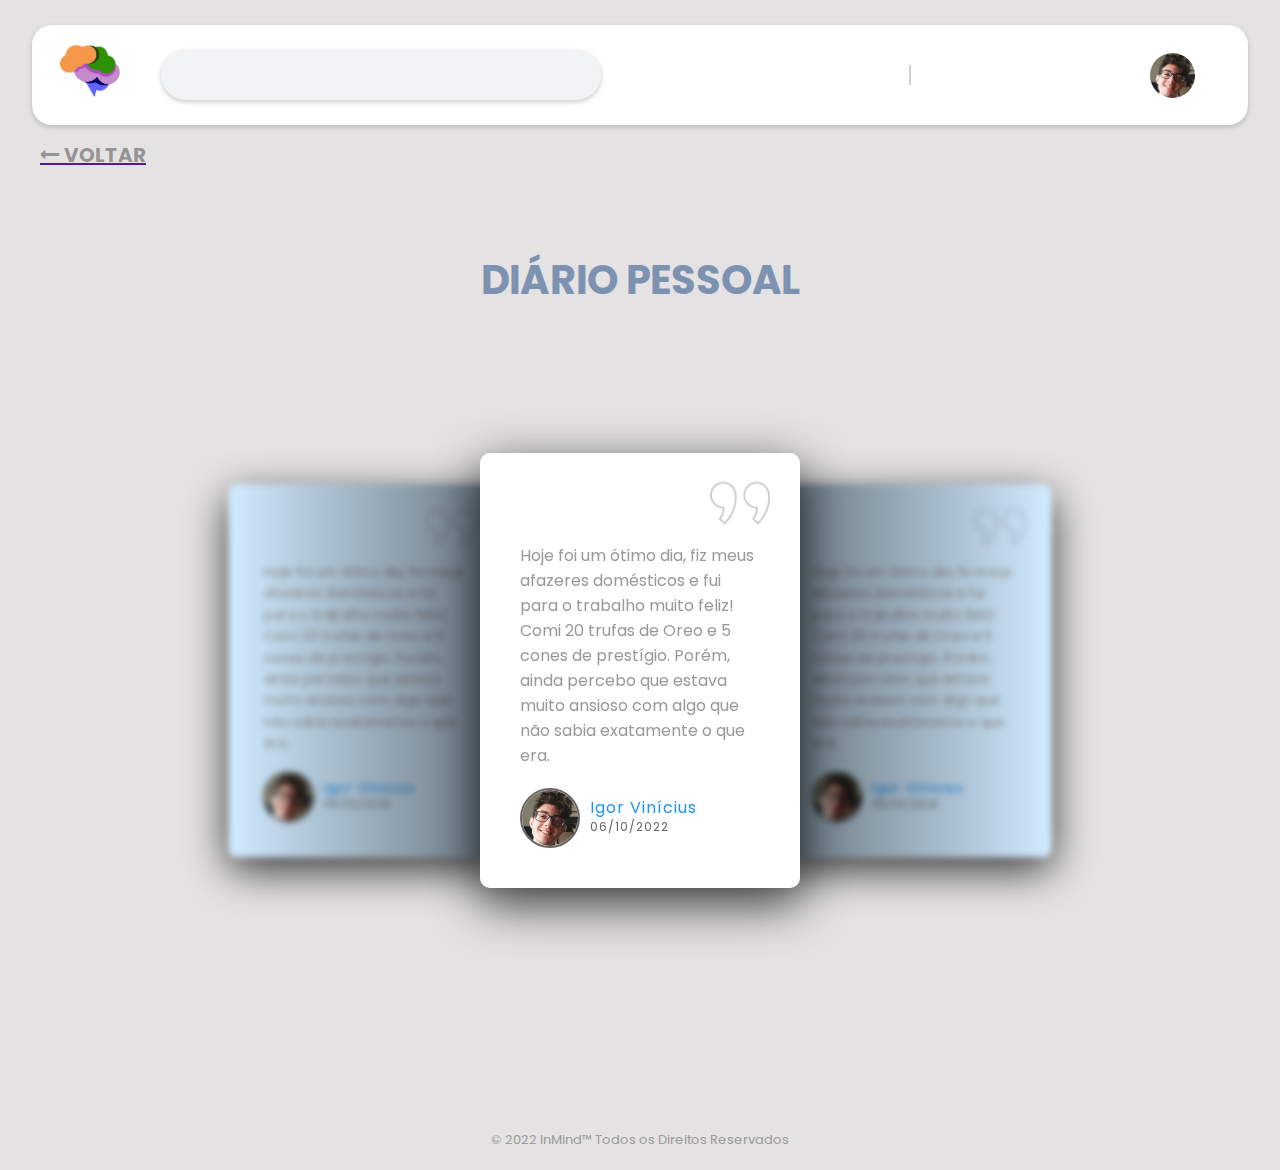
<file: DiarioPessoal_InMind/index.html>
<!DOCTYPE html>
<html lang="en">
<head>
    <meta charset="UTF-8">
    <meta name="viewport" content="width=device-width, initial-scale=1.0">
    <link rel="shortcut icon" href="LOGO_Inmind.ico" type="image/x-icon">

    <link rel="stylesheet" href="style.css">
    <link rel="stylesheet" href="https://unpkg.com/swiper/swiper-bundle.min.css" />
    <link rel="stylesheet" href="https://cdnjs.cloudflare.com/ajax/libs/font-awesome/6.1.1/css/all.min.css" integrity="sha512-KfkfwYDsLkIlwQp6LFnl8zNdLGxu9YAA1QvwINks4PhcElQSvqcyVLLD9aMhXd13uQjoXtEKNosOWaZqXgel0g==" crossorigin="anonymous" referrerpolicy="no-referrer" />


    <title>InMind.com</title>

</head>
<header>
    <div class="header-container">
        <div class="header-wrapper">
            <div class="logoBox">
                <img src="LOGO_InMind.png" alt="logo">
            </div>
            <div class="searchBox">
                <input type="search">
                <i class="fas fa-search"></i>
            </div>
            <div class="iconBox1">
                <i class="fa-solid fa-house"></i>
                <i class="fa-solid fa-user-group"></i>
                <i class="fa-solid fa-video"></i>

            </div>
            <div class="iconBox2">
                <i class="fa-solid fa-circle-plus"></i>
                <i class="fa-brands fa-facebook-messenger"></i>
                <i class="fa-solid fa-bell"></i>
                <label><img src="Design sem nome (13).png" alt="user"></label>
                <i class="fa-solid fa-caret-down"></i>
            </div>
        </div>
    </div>
</header>
<a href=""><h3 class="mini-headig" title="Tela inicial InMind">🠔 VOLTAR</h3></a>

<body>
    <h3 class="mini-headign">DIÁRIO PESSOAL</h3>
    <section>
    <!-- Swiper -->
        <div class="swiper-container">
            <div class="swiper-wrapper">
                <div class="swiper-slide" style="width: 320px;">
                    <div class="testimonialBox">
                        <img src="right-quote.png" class="quote" alt="">
                        <div class="content">
                            <p>Hoje foi um ótimo dia, fiz meus afazeres domésticos e fui para o trabalho muito feliz! Comi 20 trufas de Oreo e 5 cones de prestígio. Porém, ainda percebo que estava muito ansioso com algo que não sabia exatamente o que era.</p>
                            <div class="details">
                                <div class="imgBx">
                                    <img src="Design sem nome (13).png" alt="">
                                </div>
                                <h3>Igor Vinícius<br><span>06/10/2022</span></h3>
                            </div>
                        </div>
                    </div>
                </div>
                <div class="swiper-slide" style="width: 320px;" >
                    <div class="testimonialBox">
                        <img src="right-quote.png" class="quote" alt="">
                        <div class="content">
                            <p>Hoje foi um ótimo dia, fiz meus afazeres domésticos e fui para o trabalho muito feliz! Comi 20 trufas de Oreo e 5 cones de prestígio. Porém, ainda percebo que estava muito ansioso com algo que não sabia exatamente o que era.</p>
                            <div class="details">
                                <div class="imgBx">
                                    <img src="Design sem nome (13).png" alt="">
                                </div>
                                <h3>Igor Vinícius<br><span>05/10/2022</span></h3>
                            </div>
                        </div>
                    </div>
                </div>
                <div class="swiper-slide" style="width: 320px;">
                    <div class="testimonialBox">
                        <img src="right-quote.png" class="quote" alt="">
                        <div class="content">
                            <p>Hoje foi um ótimo dia, fiz meus afazeres domésticos e fui para o trabalho muito feliz! Comi 20 trufas de Oreo e 5 cones de prestígio. Porém, ainda percebo que estava muito ansioso com algo que não sabia exatamente o que era.</p>
                            <div class="details">
                                <div class="imgBx">
                                    <img src="Design sem nome (13).png" alt="">
                                </div>
                                <h3>Igor Vinícius<br><span>04/10/2022</span></h3>
                            </div>
                        </div>
                    </div>
                </div>
            </div>
         </div>
    </section>
    <script src="https://unpkg.com/swiper/swiper-bundle.min.js"></script>

     <!-- Initialize Swiper -->
    <script>
        var swiper = new Swiper('.swiper-container', {
        effect: 'coverflow',
        grabCursor: true,
        centeredSlides: true,
        slidesPerView: 'auto',
        coverflowEffect: {
            rotate: 0,
            stretch: 0,
            depth: 100,
            modifier: 2,
            slideShadows: true,
        },
        pagination: {
            el: '.swiper-pagination',
        },
        loop: true,
        });
    </script>

    <div class="footer">
        <p>© 2022 InMind™ Todos os Direitos Reservados</p>
    </div>
</body>
</html>
</file>
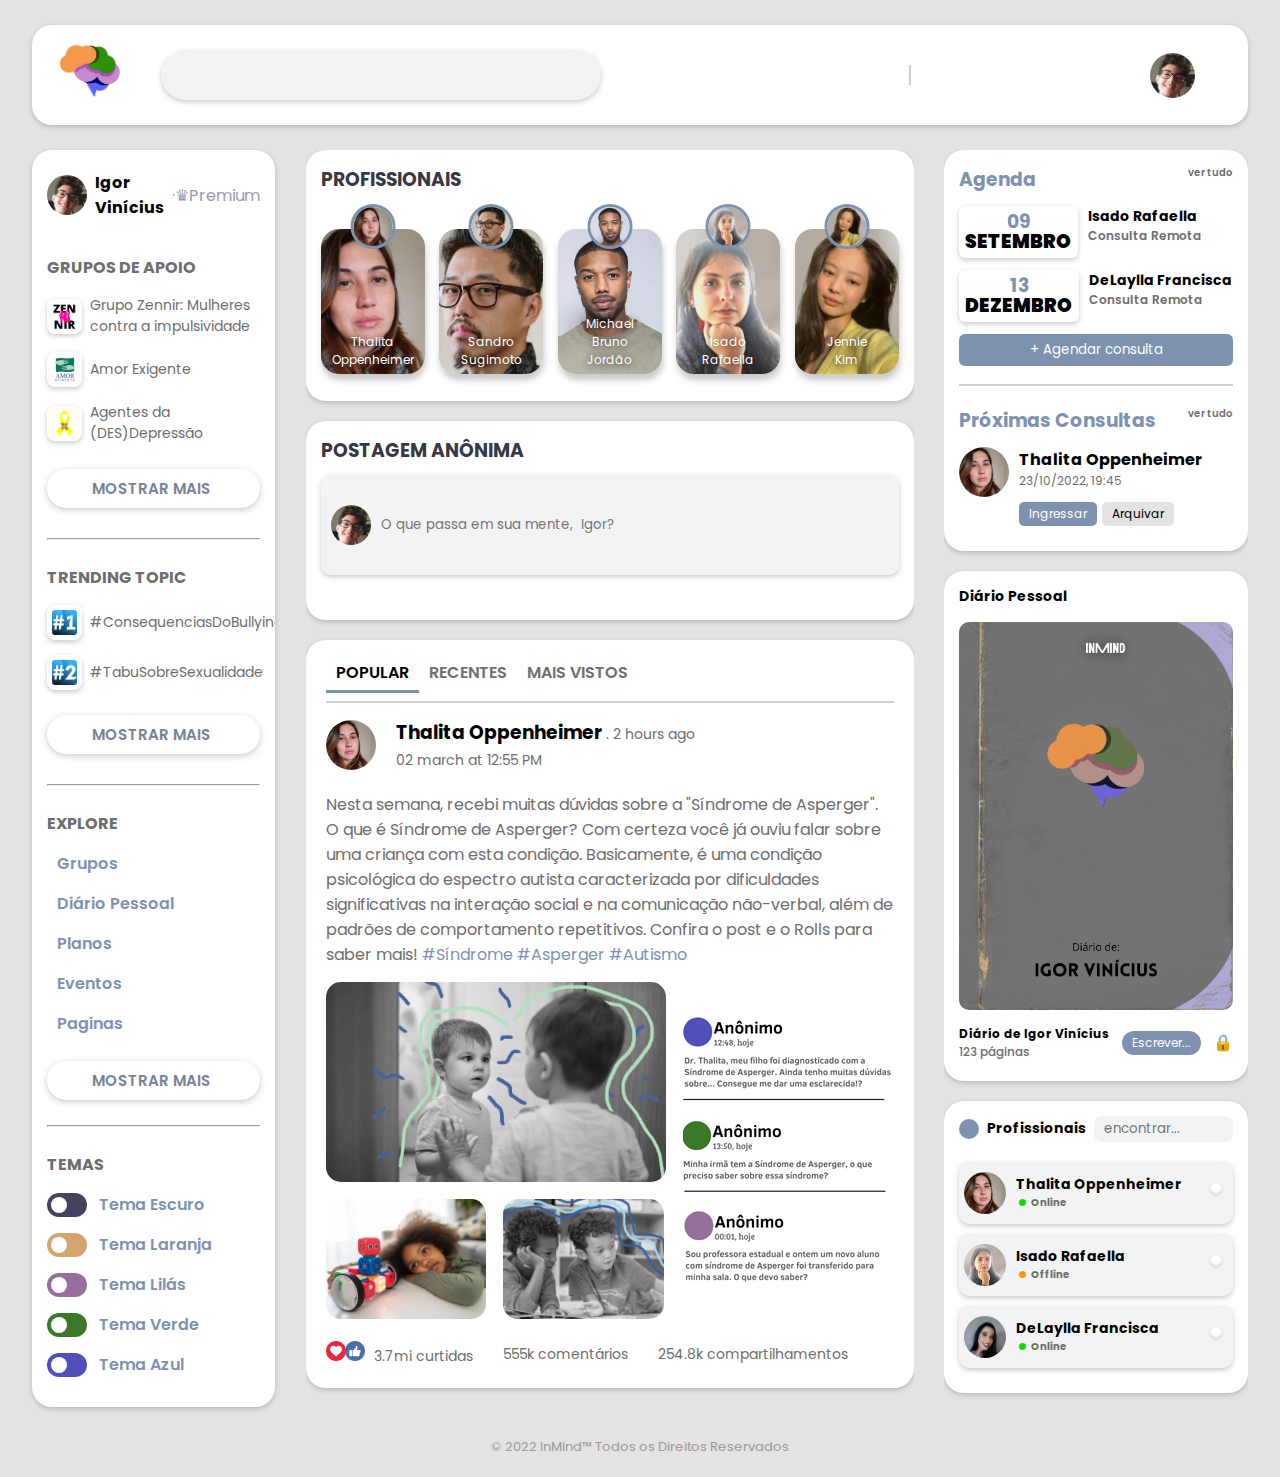
<file: TelaInicial_InMind/index.html>
<!DOCTYPE html>
<html lang="en">
<head>
    <meta charset="UTF-8">
    <meta http-equiv="X-UA-Compatible" content="IE=edge">
    <meta name="viewport" content="width=device-width, initial-scale=1.0">
    <link rel="shortcut icon" href="images/LOGO_Inmind.ico" type="image/x-icon">
    <title>InMind.com</title>
    <!-- style css link -->
    <link rel="stylesheet" href="style.css">
    <!-- fontawesome css link -->
    <link rel="stylesheet" href="https://cdnjs.cloudflare.com/ajax/libs/font-awesome/6.1.1/css/all.min.css" integrity="sha512-KfkfwYDsLkIlwQp6LFnl8zNdLGxu9YAA1QvwINks4PhcElQSvqcyVLLD9aMhXd13uQjoXtEKNosOWaZqXgel0g==" crossorigin="anonymous" referrerpolicy="no-referrer" />

</head>
<body>
    
<!-- header section start -->


    <header>
        <div class="header-container">
            <div class="header-wrapper">
                <div class="logoBox">
                    <img src="images/LOGO_InMind.png" alt="logo">
                </div>
                <div class="searchBox">
                    <input type="search">
                    <i class="fas fa-search"></i>
                </div>
                <div class="iconBox1">
                    <i class="fa-solid fa-house"></i>
                    <i class="fa-solid fa-user-group"></i>
                    <i class="fa-solid fa-video"></i>

                </div>
                <div class="iconBox2">
                    <i class="fa-solid fa-circle-plus"></i>
                    <i class="fa-brands fa-facebook-messenger"></i>
                    <i class="fa-solid fa-bell"></i>
                    <label><img src="images/Design sem nome (13).png" alt="user"></label>
                    <i class="fa-solid fa-caret-down"></i>
                </div>
            </div>
        </div>
    </header>


<!-- header section end -->
<!-- home section start -->


<div class="home">
    <div class="container">
        <div class="home-weapper">

            <!-- home left start here -->
            <div class="home-left">

                <div class="profile">
                    <img src="images/Design sem nome (13).png" alt="user">
                    <h4>Igor Vinícius</h4>
                    <hr>
                    <p class="text-muted">
                        ♛Premium
                    </p>
                </div>
        

                <div class="group">
                    <h4 class="mini-headign">Grupos de Apoio</h4>
                    <label>
                        <img src="images/ZEN_NIR-removebg-preview.png" alt="group01">
                        <span>Grupo Zennir: Mulheres contra a impulsividade</span>
                    </label>
                    
                    <label>
                        <img src="images/AMorExigente.png" alt="group02">
                        <span>Amor Exigente</span>
                    </label>

                    <label>
                        <img src="images/DESDREPESSAO.png" alt="group03">
                        <span>Agentes da (DES)Depressão</span>
                    </label>

                    <button class="see-more-btn">MOSTRAR MAIS <i class="fa-solid fa-angle-down"></i></button>
                </div>
                  <hr><br>
                <div class="games">
                    <h4 class="mini-headign">Trending Topic</h4>
                    <label>
                        <img src="images/TREND1.png" alt="game01">
                        <span href="#">#ConsequenciasDoBullying</span>
                    </label>
                    <label>
                        <img src="images/TREND2.png" alt="game02">
                        <span href="#">#TabuSobreSexualidade</span>
                    </label>
                    <button class="see-more-btn">MOSTRAR MAIS<i class="fa-solid fa-angle-down"></i></button>
                </div>

                <hr><br>

                <div class="explore">
                    <h4 class="mini-headign">Explore</h4>
                   
                    <a href="#"><i class="fa-solid fa-user-group"></i> Grupos</a>
                    <a href="#"><i class="fa-solid fa-address-book"></i></i> Diário Pessoal</a>
                    <a href="#"><i class="fa-solid fa-coins"></i></i>Planos</a>
                    <a href="#"><i class="fa-solid fa-clock"></i> Eventos</a>
                    <a href="#"><i class="fa-solid fa-flag"></i> Paginas</a>
                    <button class="see-more-btn">MOSTRAR MAIS <i class="fa-solid fa-angle-down"></i></button>

<br>                    <hr><br>
                    <h4 class="mini-headign">Temas</h4>
                    <div><label class="darkTheme"> <span></span></label> Tema Escuro</div>
                    
                    <div><label class="orangeTheme"> <span></span></label> Tema Laranja</div>

                    <div><label class="lilasTheme"> <span></span></label> Tema Lilás</div>

                    <div><label class="verdeTheme"> <span></span></label> Tema Verde</div>

                    <div><label class="azulTheme"> <span></span></label> Tema Azul</div>

                    
                </div>
                
            </div><!-- home left end here -->

            <!-- home center start here -->

            <div class="home-center">
                <div class="home-center-wrapper">
                    <div class="stories">
                        <h3 class="mini-headign">PROFISSIONAIS</h3>
                        <div class="stories-wrapper">

                            <div class="single-stories">
                                <label><img src="images/Thalita.jpg" alt="sp"></label>
                                <div>
                                    <a href=""><img src="images/Thalita.jpg" alt="user"></a>
                                    <b>Thalita Oppenheimer</b>
                                </div>
                            </div>
                            <div class="single-stories">
                                <label><img src="images/Sandro.jpg" alt="sp3"></label>
                                <div>
                                    <img src="images/Sandro.jpg" alt="ss3">
                                    <b>Sandro Sugimoto</b>
                                </div>
                            </div>


                            <div class="single-stories">
                                <label><img src="images/Michael Bruno Jordão - Copia.jpg" alt="sp2"></label>
                                <div>
                                    <img src="images/Michael Bruno Jordão.jpg" alt="ss2">
                                    <b>Michael Bruno Jordão</b>
                                </div>
                            </div>

                            <div class="single-stories">
                                <label><img src="images/ISADORAFAELLA.png" alt="sp"></label>
                                <div>
                                    <img src="images/ISADORAFAELLA.png" alt="ss">
                                    <b>Isado Rafaella</b>
                                </div>
                            </div>

                            <div class="single-stories">
                                <label><img src="images/JENNIE.png" alt="sp4"></label>
                                <div>
                                    <img src="images/JENNIE.png" alt="ss4">
                                    <b>Jennie Kim</b>
                                </div>
                            </div>


                        </div>
                    </div>


                    <div class="createPost">

                        <h3 class="mini-headign">Postagem Anônima</h3>
                        <div class="post-text">
                            <img src="images/Design sem nome (13).png" alt="user">
                            <input type="text-area" placeholder="O que passa em sua mente,  Igor?">
                        </div>


                    </div>

                   
                    <div class="fb-post1">
                        <div class="fb-post1-container">
                            <div class="fb-post1-header">
                                <ul>
                                    <li class="active">Popular</li>
                                    <li>Recentes</li>
                                    <li>Mais Vistos</li>
                                </ul>
                            </div>
                            <div class="fb-p1-main">
                                <div class="post-title">
                                    <img src="images/Thalita.jpg" alt="user picture">
                                    <ul>
                                        <li><h3>Thalita Oppenheimer<span> . 2 hours ago</span></h3></li>
                                        <li><span>02 march at 12:55 PM</span></li>
                                    </ul>
                                    <p> Nesta semana, recebi muitas dúvidas sobre a "Síndrome de Asperger". 
                                        O que é Síndrome de Asperger? Com certeza você já ouviu falar sobre uma criança com esta condição. Basicamente, é uma condição psicológica do espectro autista caracterizada por dificuldades significativas na interação social e na comunicação não-verbal, além de padrões de comportamento repetitivos. Confira o post e o Rolls para saber mais!
						<a href="#">#Síndrome</a>
						<a href="#">#Asperger</a>
                        <a href="#">#Autismo</a>
                                    </p>
                                </div>

                                <div class="post-images">
                                    <div class="post-images1"> 
                                        <img src="images/aspingerkid.png" alt="post images 01">
                                        <img src="images/sindrome-de-asperger.png" alt="post images 02">
                                        <img src="images/autismo-na-escola.jpg" alt="post images 03">
                                    </div>
                                    <div class="post-images2">
                                        <img src="images/Postagem-imgm.png" alt="post images 04">
                                    </div>
                                </div>

                                <div class="like-comment">
                                    <ul>
                                        <li>
                                            <img src="images/love.png" alt="love">
                                            <img src="images/like.png" alt="like">
                                            <span>3.7mi curtidas</span>
                                        </li>
                                        <li><i class="fa-regular fa-comment-dots"></i> <span>555k comentários</span></li>
                                        <li><i class="fa-solid fa-share-from-square"></i> <span>254.8k compartilhamentos</span></li>
                                    </ul>
                                </div>
                            </div>
                        </div>
                    </div>

                </div> <!-- home center wrapper end -->
            </div> <!-- home center end -->

            <div class="home-right">
                <div class="home-right-wrapper">

                    <div class="event-friend">
                        <div class="event">
                            <h3 class="heading">Agenda <span>ver tudo</span></h3>
                            <div class="event-date">
                                <h3>09 <b>Setembro</b></h3>
                                <h4>Isado Rafaella <span>Consulta Remota</span></h4>
                            </div>
                            <div class="event-date">
                                <h3>13 <b>Dezembro</b></h3>
                                <h4>DeLaylla Francisca<span>Consulta Remota</span></h4>
                            </div>
                            <button>+ Agendar consulta</button>
                        </div>

                        <hr>
                    
                        <div class="friend">
                            <h3 class="heading">Próximas Consultas <span>ver tudo</span></h3>
                            <ul>
                                <li><img src="images/Thalita.jpg" alt="user"></li>
                                <li>
                                    <b>Thalita Oppenheimer</b>
                                    <p>23/10/2022, 19:45</p>
                                    <button>Ingressar</button><button class="friend-remove">Arquivar</button>
                                </li>
                            </ul>
                        </div>

                    </div>

                    <div class="create-page">
                        <ul>
                            <li>
                                <h4>Diário Pessoal</h4>
                                
                            </li>
                            <li>
                                <img src="images/Diário.png" alt="groups">
                            </li>
                            <li>
                                <b>Diário de Igor Vinícius <span>123 páginas</span></b>
                                <button>Escrever... </button>&#128274;
                            </li>
                        </ul>
                    </div>

                    <div class="messenger">
                        <div class="messenger-search">
                            <i class="fa-solid fa-user-group"></i>
                            <h4>Profissionais</h4>
                            <input type="search" placeholder="encontrar...">
                            <i class="fa-solid fa-magnifying-glass"></i>
                        </div>
                        <ul>
                            <li>
                                <img src="images/Thalita.jpg" alt="user">
                                <b>Thalita Oppenheimer <span>Online</span></b>
                                <i class="fa-brands fa-facebook-messenger"></i>
                            </li>

                            <li>
                                <img src="images/ISADORAFAELLA.png" alt="user">
                                <b>Isado Rafaella <span>Offline</span></b>
                                <i class="fa-brands fa-facebook-messenger"></i>
                            </li>

                            <li>
                                <img src="images/Dellayla.jpg" alt="user">
                                <b>DeLaylla Francisca <span>Online</span></b>
                                <i class="fa-brands fa-facebook-messenger"></i>
                            </li>
                        </ul>
                    </div>

                </div><!-- home right wrapper end -->
            </div><!-- home right end -->






        </div>
    </div>
</div>
<div class="footer">
    <p>© 2022 InMind™ Todos os Direitos Reservados</p>
</div>

<!-- -->

<!-- home section end -->

<script>
    var darkButton = document.querySelector(".darkTheme");
    var OrangeButton = document.querySelector(".orangeTheme");
    var LilasButton = document.querySelector(".lilasTheme");
    var VerdeButton = document.querySelector(".verdeTheme");
    var AzulButton = document.querySelector(".azulTheme");

    darkButton.onclick = function(){
        darkButton.classList.toggle("button-Active");
        document.body.classList.toggle("dark-color")
    }
    

    OrangeButton.onclick = function(){
        OrangeButton.classList.toggle("button-Active");
        document.body.classList.toggle("Orange-color")
    }


    LilasButton.onclick = function(){
        LilasButton.classList.toggle("button-Active");
        document.body.classList.toggle("Lilas-color")
    }

    VerdeButton.onclick = function(){
        VerdeButton.classList.toggle("button-Active");
        document.body.classList.toggle("Verde-color")
    }


    AzulButton.onclick = function(){
        AzulButton.classList.toggle("button-Active");
        document.body.classList.toggle("Azul-color")
    }


</script>

</body>
</html>
</file>
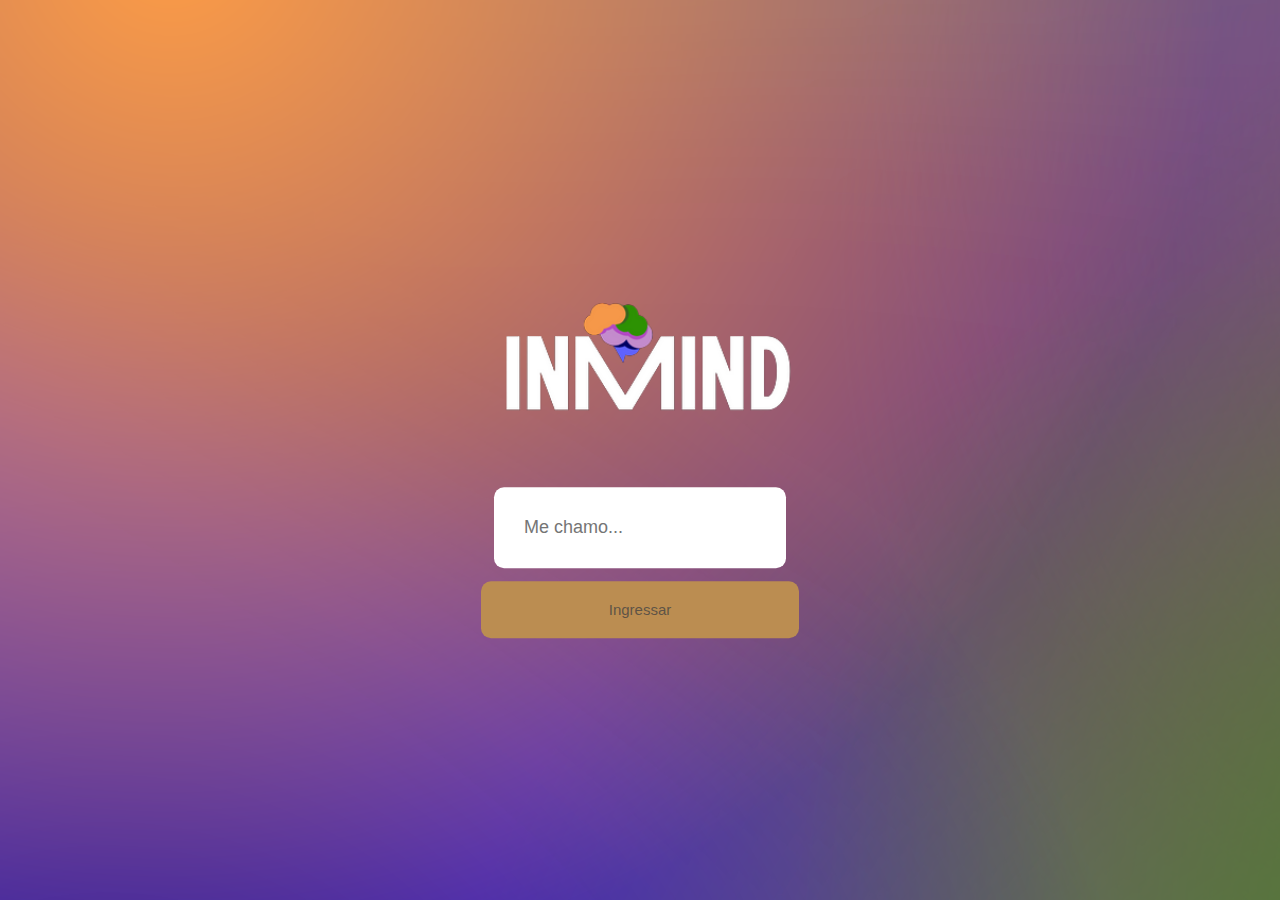
<file: video-chat-app-master/index.html>
<!DOCTYPE html>
<html>
<head>
    <meta charset='utf-8'>
    <meta http-equiv='X-UA-Compatible' content='IE=edge'>
    <title>InMind.com</title>
    <meta name='viewport' content='width=device-width, initial-scale=1'>
    <link rel='stylesheet' type='text/css' media='screen' href='style.css'>
    
    <link rel="preconnect" href="https://fonts.googleapis.com">
<link rel="preconnect" href="https://fonts.gstatic.com" crossorigin>
<link href="https://fonts.googleapis.com/css2?family=Poppins:wght@200;300&family=Permanent+Marker&display=swap" rel="stylesheet">
<link rel="shortcut icon" href="LOGO_Inmind.ico" type="image/x-icon">
</head>
<header>
</header>
<body>
    
    <main>

        <!-- <div id="users-list"></div> -->
 
        <div id="join-wrapper">
            <img src="Logo.png" alt="Logo">
            <br><br>
            <input id="username" type="text" placeholder="Me chamo..." />
            <button id="join-btn">Ingressar</button>
            <br>
        </div>
        <div id="user-streams" ></div>
        


        <!-- Wrapper for join button -->
        <div id="footer">
            <div class="icon-wrapper">
                <img class="control-icon" id="camera-btn" src="./assets/video.svg" />
                <p>Cam</p>
            </div>

            <div class="icon-wrapper">
                <img class="control-icon" id="mic-btn" src="./assets/microphone.svg" />
                <p>Mic</p>
            </div>

            <div class="icon-wrapper">
                <img class="control-icon" id="leave-btn" src="./assets/leave.svg" />
                <p>Leave</p>
            </div>
            
           
            
            
        </div>

    </main>

    <script src="https://download.agora.io/sdk/release/AgoraRTC_N.js"></script>
    <script src='script.js'></script>
</body>
</html>
</file>
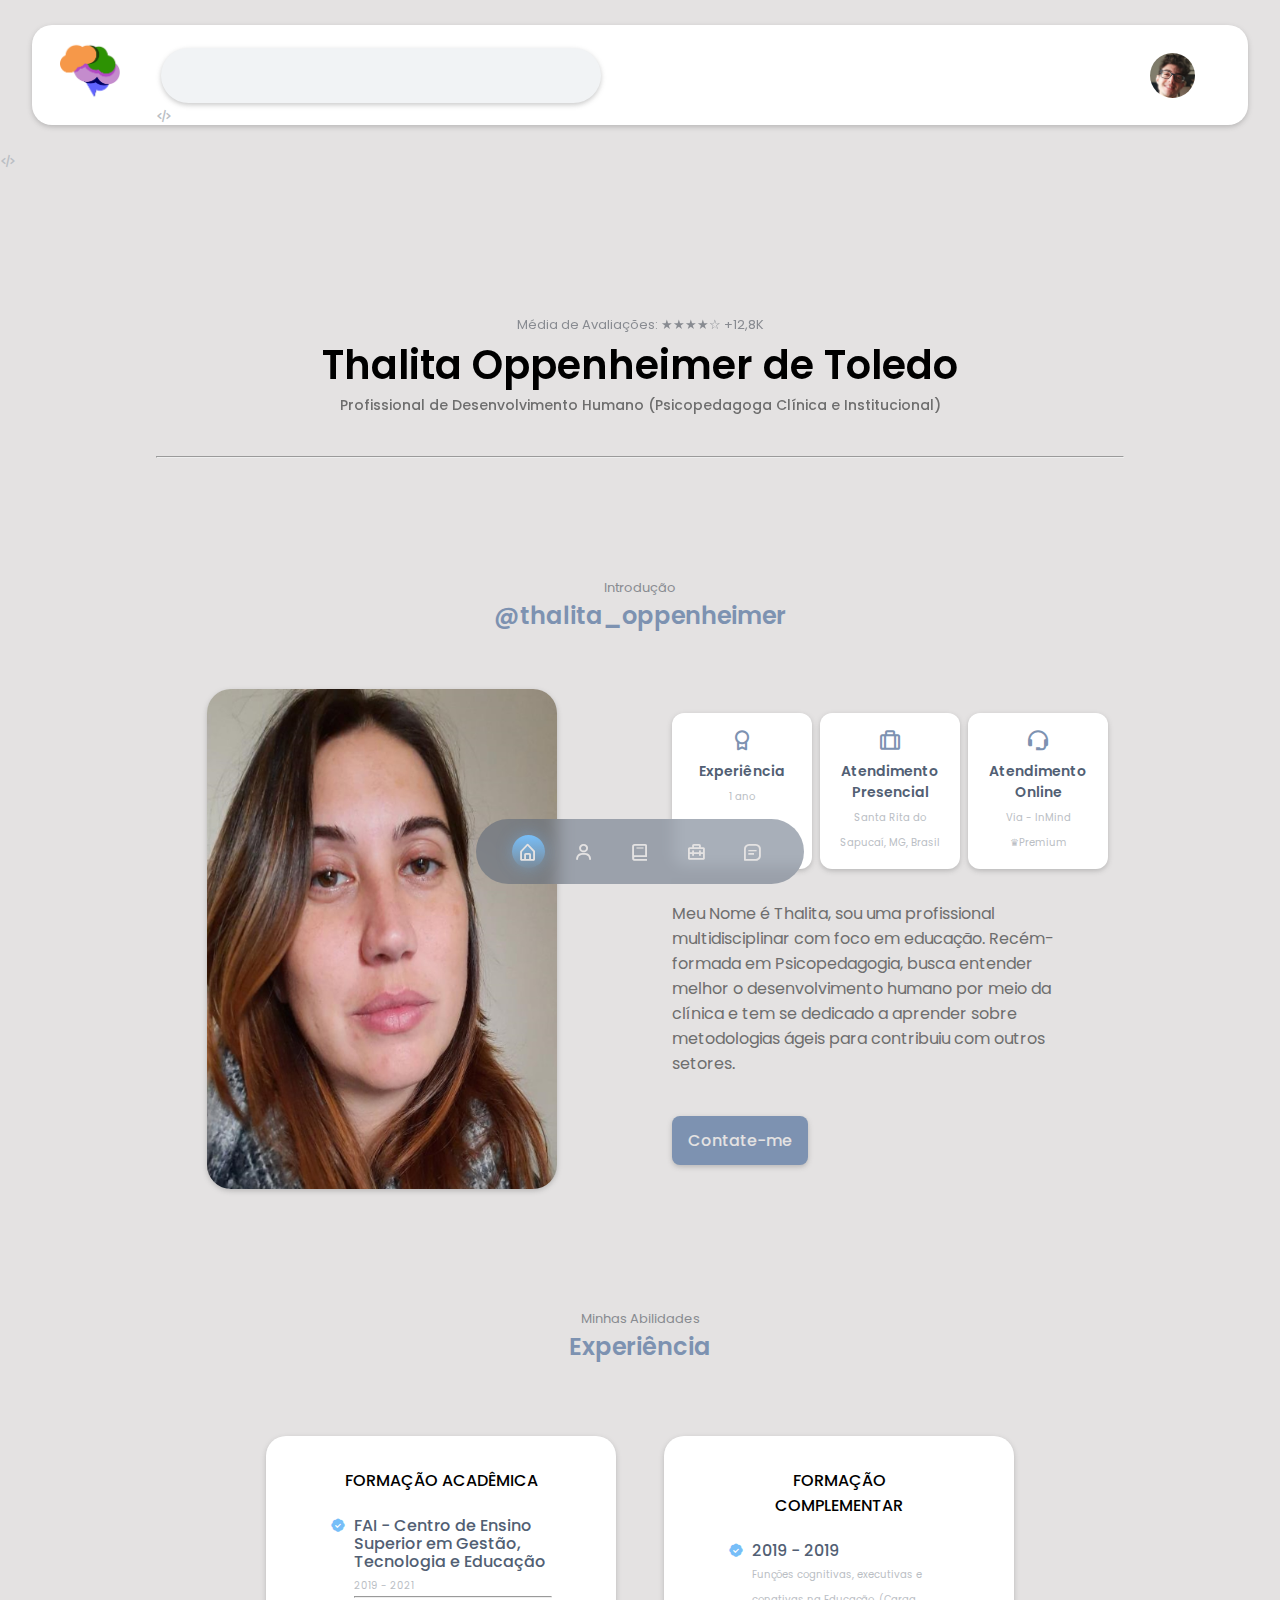
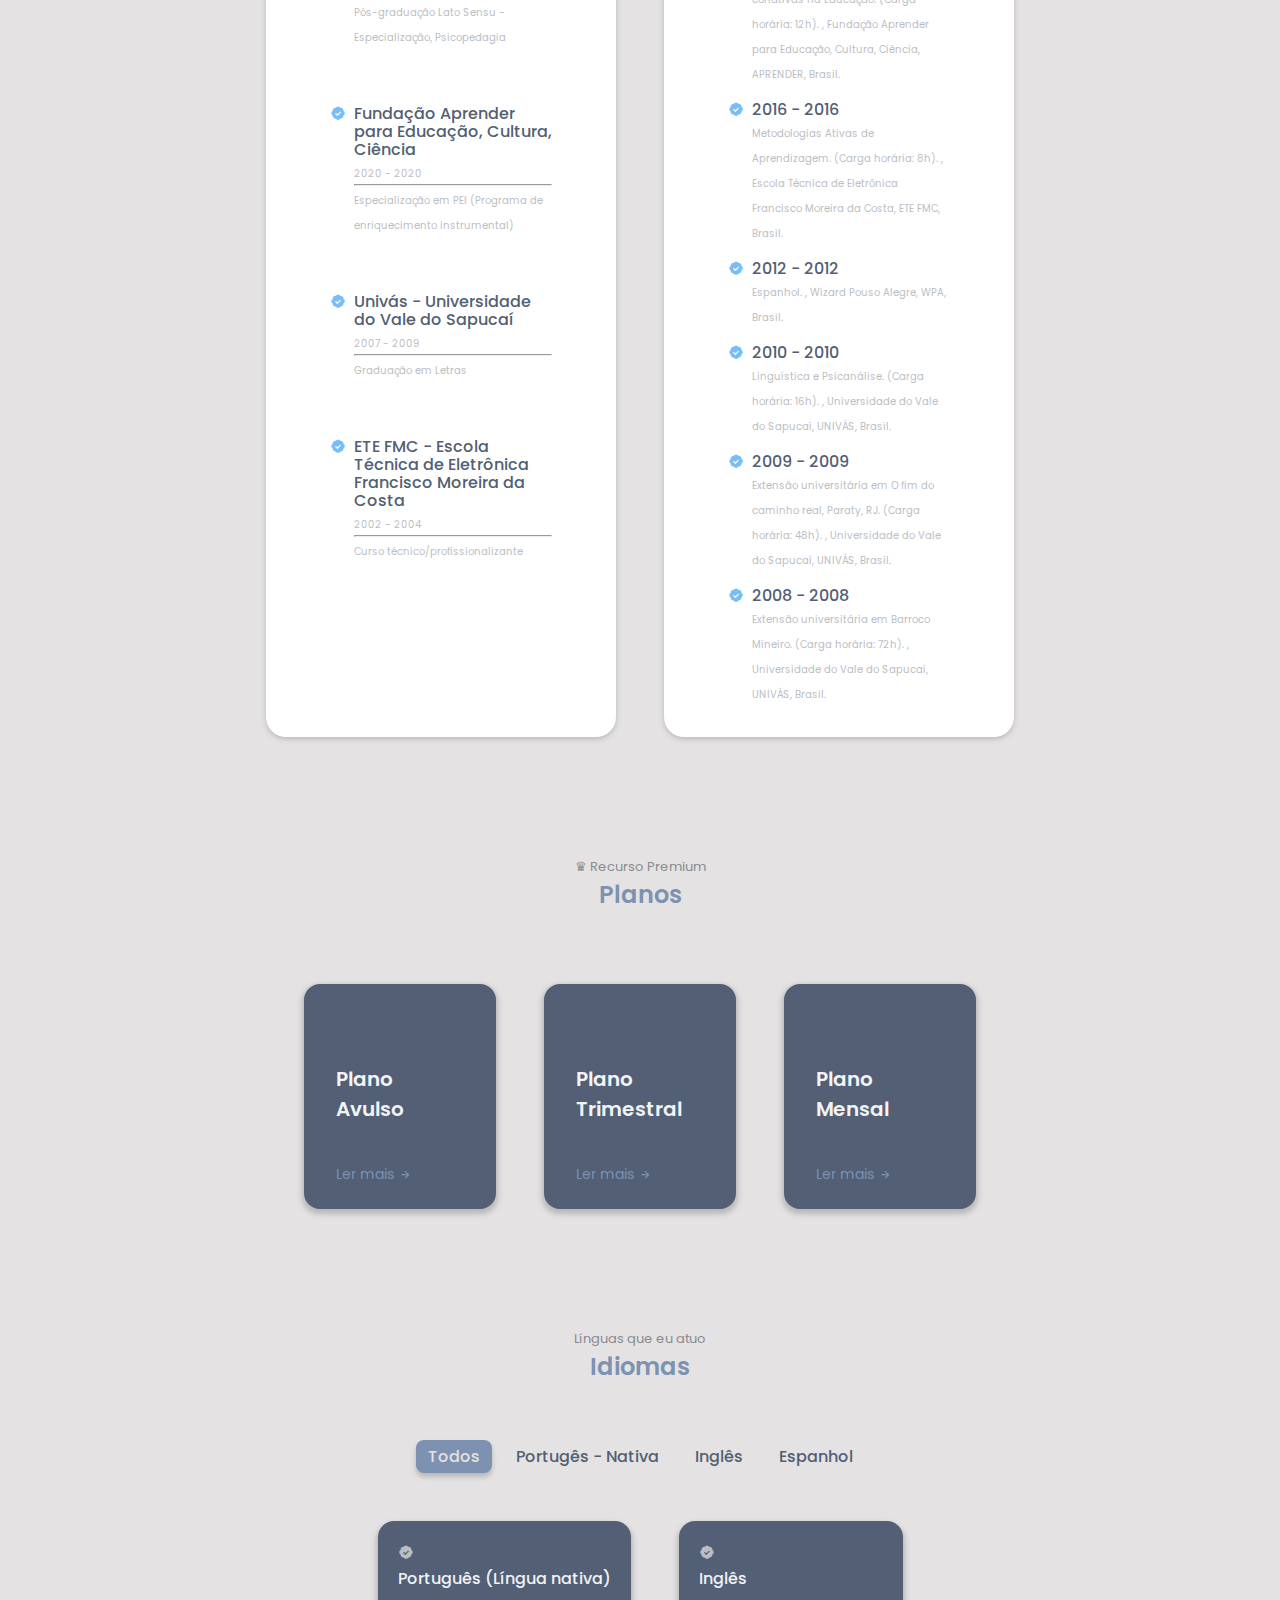
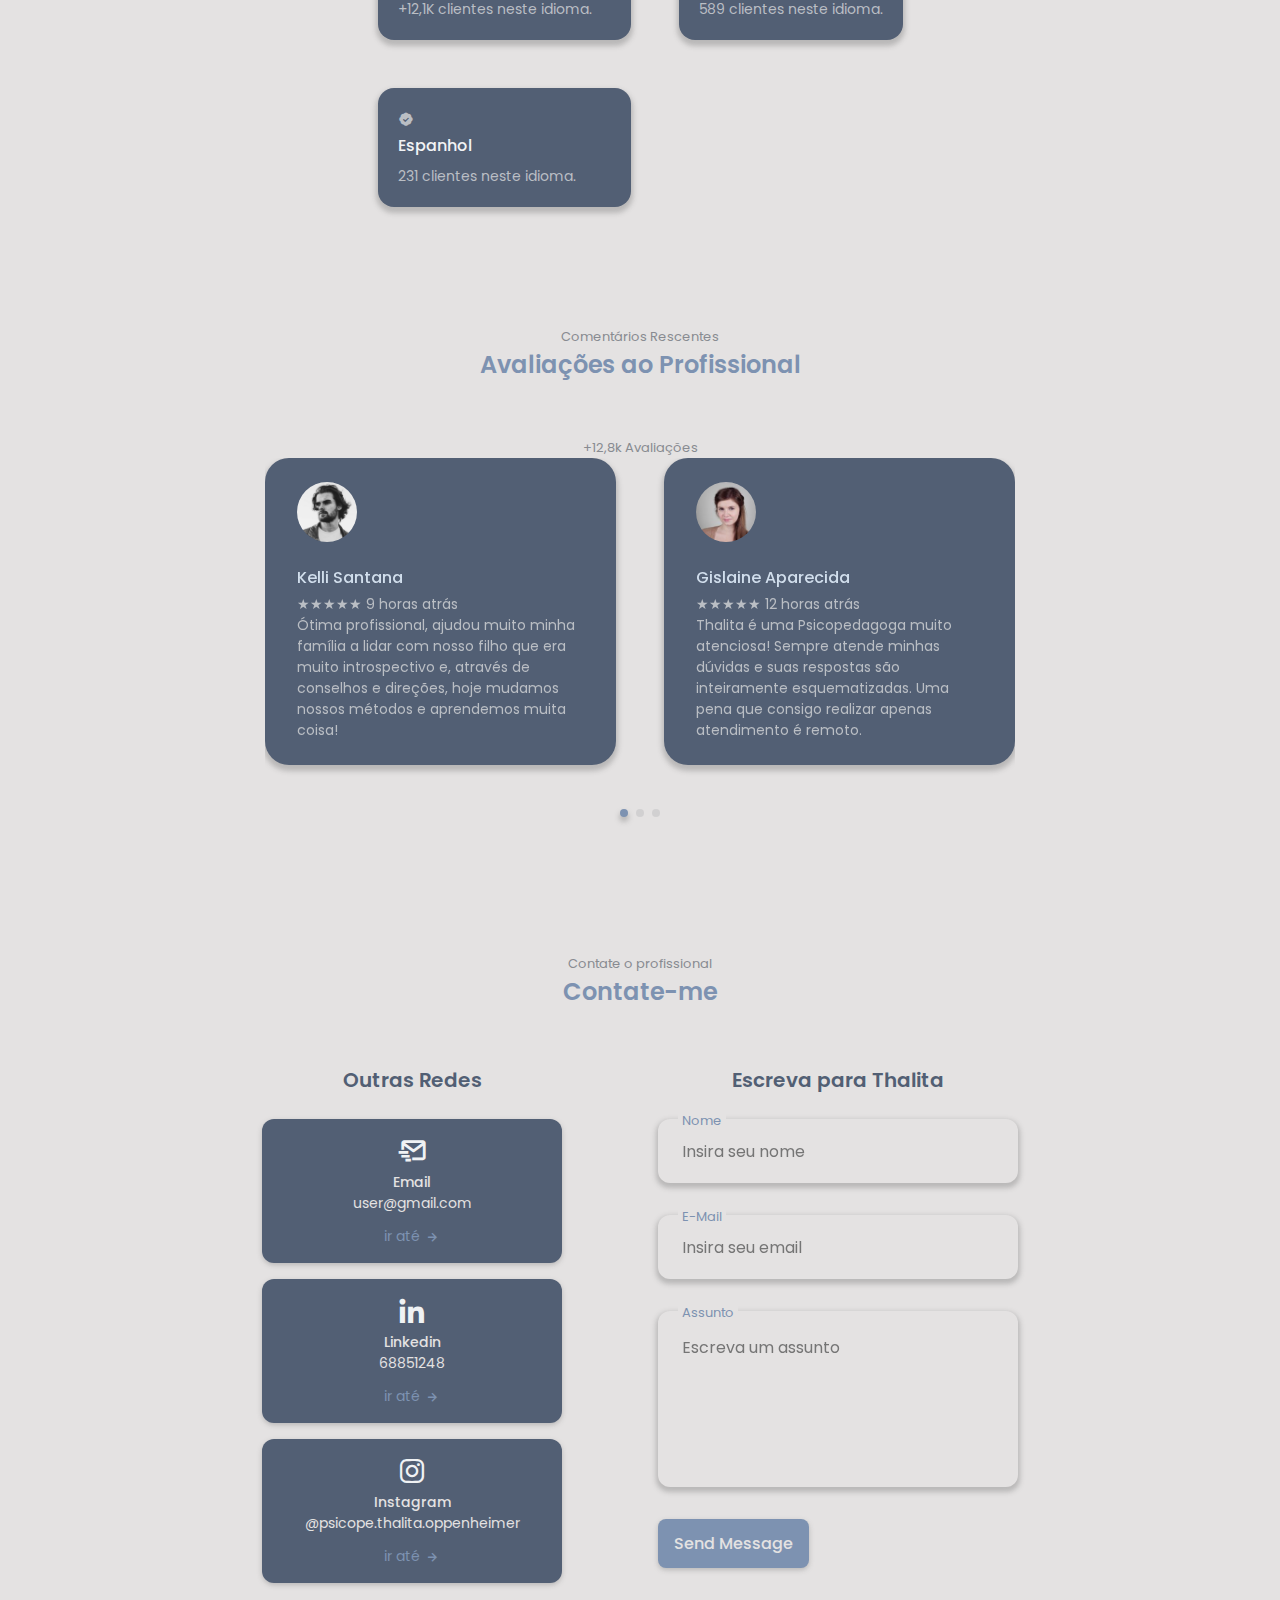
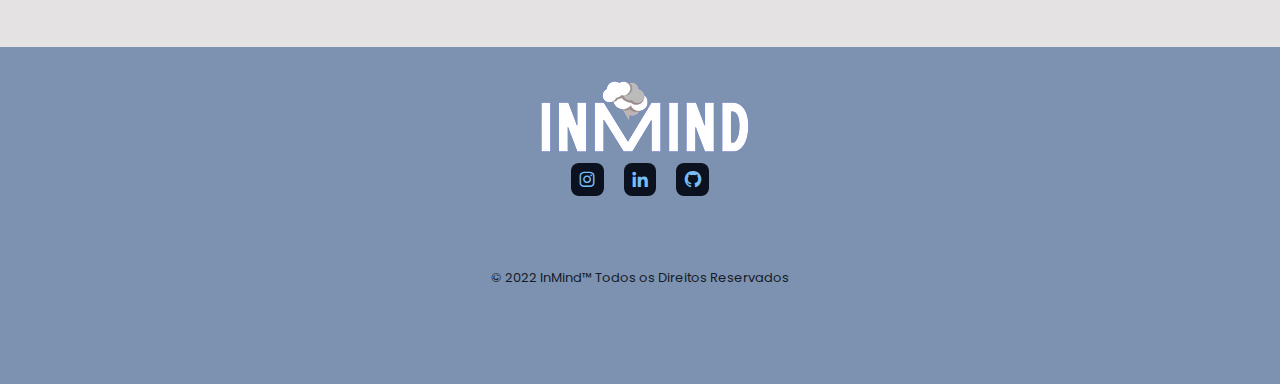
<file: Portfolio_Profissional/Portfolio-Website/index.html>
<!DOCTYPE html>
    <html lang="en">
    <head>
        <meta charset="UTF-8">
        <meta name="viewport" content="width=device-width, initial-scale=1.0">

        <!--=============== FAVICON ===============-->
        <link rel="shortcut icon" href="assets/img/LOGO_Inmind.ico" type="image/x-icon">

        <!--=============== BOXICONS ===============-->
        <link href='https://unpkg.com/boxicons@2.1.2/css/boxicons.min.css' rel='stylesheet'>
        <!--=============== SWIPER CSS ===============-->
        <link rel="stylesheet" href="assets/css/swiper-bundle.min.css">

        <!--=============== CSS ===============-->
        <link rel="stylesheet" href="assets/css/styles.css">

        <link rel="stylesheet" href="https://cdnjs.cloudflare.com/ajax/libs/font-awesome/6.1.1/css/all.min.css" integrity="sha512-KfkfwYDsLkIlwQp6LFnl8zNdLGxu9YAA1QvwINks4PhcElQSvqcyVLLD9aMhXd13uQjoXtEKNosOWaZqXgel0g==" crossorigin="anonymous" referrerpolicy="no-referrer" />

        <title> InMind.com </title>
    </head>
    <body>
        <header>
        <div class="header-container" id="header">
            <div class="header-wrapper">
                <div class="logoBox">
                    <img src="./assets/img/LOGO_InMind.png" alt="logo">
                </div>
                <div class="searchBox">
                    <input type="search">
                    <i class="fas fa-search"></i>
                </div>
                <div class="iconBox1">
                    <i class="fa-solid fa-house"></i>
                    <i class="fa-solid fa-user-group"></i>
                    <i class="fa-solid fa-video"></i>
    
                </div>
                <div class="iconBox2">
                    <i class="fa-solid fa-circle-plus"></i>
                    <i class="fa-brands fa-facebook-messenger"></i>
                    <i class="fa-solid fa-bell"></i>
                    <label><img src="./assets/img/Design sem nome (13).png" alt="user"></label>
                    <i class="fa-solid fa-caret-down"></i>
                </div>
            </div>

            <nav class="nav container" >

                <div class="nav__menu">
                    <ul class="nav__list">
                        <li class="nav__item">
                            <a href="#home" class="nav__link active-link">
                                <i class='bx bx-home-alt' ></i>
                            </a>
                        </li>

                        <li class="nav__item">
                            <a href="#about" class="nav__link">
                                <i class='bx bx-user' ></i>
                            </a>
                        </li>

                        <li class="nav__item">
                            <a href="#skills" class="nav__link">
                                <i class='bx bx-book' ></i>
                            </a>
                        </li>

                        <li class="nav__item">
                            <a href="#work" class="nav__link">
                                <i class='bx bx-briefcase-alt-2' ></i>
                            </a>
                        </li>

                        <li class="nav__item">
                            <a href="#contact" class="nav__link">
                                <i class='bx bx-message-square-detail' ></i>
                            </a>
                        </li>
                    </ul>
                </div>
                
                <!--===============Thema Change Button===============-->
                <i class='bx bx-code-alt' id="theme-button" ></i>


            </nav>
              
        </div>
    </header>
    
        <!--=============== HEADER ===============-->
  
                <!--===============Thema Change Button===============-->
                <i class='bx bx-code-alt' id="theme-button" ></i>
    

        <!--=============== MAIN ===============-->
        <main class="main">
            <!--=============== HOME ===============-->
            <section class="home section" id="home">
                <div class="home__container container grid">
                    <div class="home__data">
                        <span class="home__greeting"></span>
                        <span class="section__subtitle">Média de Avaliações:  ★★★★☆ +12,8K</span>
                        <h1 class="home__name">Thalita Oppenheimer de Toledo</h1>

                        <h3 class="home__education">Profissional de Desenvolvimento Humano (Psicopedagoga Clínica e Institucional)</h3>

                        <hr>

                       <!--  <div class="home__buttons">
                            <a download="" href="assets/pdf/Ansel-Cv.pdf" class="button button--ghost">
                                Download CV
                            </a> -->
                           
                       

                    
                </div>
            </section>
            
            <!--=============== ABOUT ===============-->
            <section class="about section" id="about">
                <span class="section__subtitle">Introdução</span>
                <h2 class="section__title">@thalita_oppenheimer</h2>
                <div class="about__container container grid">
                    <img src="assets/img/about.jpg" alt="" class="about__img">

                    <div class="about__data">
                        <div class="about__info">
                            <div class="about__box">
                                <i class='bx bx-award about__icon'></i>
                                <h3 class="about__title">Experiência</h3>
                                <span class="about__subtitle">1 ano</span>
                            </div>

                            <div class="about__box">
                                <i class='bx bx-briefcase-alt about__icon' ></i>
                                <h3 class="about__title"> Atendimento</h3>
                                <h3 class="about__title"> Presencial</h3>
                                <span class="about__subtitle">Santa Rita do Sapucaí, MG, Brasil</span>
                            </div>

                            <div class="about__box">
                                <i class='bx bx-support about__icon' ></i>
                                <h3 class="about__title">Atendimento Online</h3>
                                <span class="about__subtitle">Via - InMind</span>
                                <span class="about__subtitle">♛Premium</span>
                            </div>

                        </div>

                        <p class="about__description">
                            Meu Nome é Thalita, sou uma profissional multidisciplinar com foco em educação. Recém-formada em Psicopedagogia, busca entender melhor o desenvolvimento humano por meio da clínica e tem se dedicado a aprender sobre metodologias ágeis para contribuiu com outros setores.</p>

                        <a href="#contact" class="button">Contate-me</a>
                    </div>
                </div>
            </section>

            <!--=============== SKILLS ===============-->
            <section class="skills section" id="skills">
                <span class="section__subtitle">Minhas Abilidades</span>
                <h2 class="section__title">Experiência</h2>

                <div class="skills__container container grid">
                    <div class="skills__content">
                        <h3 class="skills__title">FORMAÇÃO ACADÊMICA</h3>
                 
                        <div class="skills__box">
                            <div class="skills__group">
                                <div class="skills__data">
                                    <i class='bx bxs-badge-check'></i>

                                    <div>
                                        <h3 class="skills__name">FAI - Centro de Ensino Superior em Gestão, Tecnologia e Educação</h3>
                                        <span class="skills__level">2019 - 2021</span>
                                        <hr>
                                        <span class="skills__level">Pós-graduação Lato Sensu - Especialização, Psicopedagia</span>
                                    </div>
                                </div>
<br>
                                <div class="skills__data">
                                    <i class='bx bxs-badge-check'></i>

                                    <div>
                                        <h3 class="skills__name">Fundação Aprender para Educação, Cultura, Ciência</h3>
                                        <span class="skills__level">2020 - 2020</span>
                                        <hr>
                                        <span class="skills__level">Especialização em PEI (Programa de enriquecimento instrumental)</span>
                                    </div>
                                </div> 
<br>

                                <div class="skills__data">
                                    <i class='bx bxs-badge-check'></i>

                                    <div>
                                        <h3 class="skills__name">Univás - Universidade do Vale do Sapucaí</h3>
                                        <span class="skills__level">2007 - 2009</span>
                                        <hr>
                                        <span class="skills__level">Graduação em Letras</span>
                                    </div>
                                </div>
<br>
                                <div class="skills__data">
                                    <i class='bx bxs-badge-check'></i>

                                    <div>
                                        <h3 class="skills__name">ETE FMC -  Escola Técnica de Eletrônica Francisco Moreira da Costa</h3>
                                        <span class="skills__level">2002 - 2004</span>
                                        <hr>
                                        <span class="skills__level">Curso técnico/profissionalizante</span>
                                    </div>
                                </div>
                            </div>
                        </div>
                    </div>
<!-- SEGUNDO  CARD    ----------------- -->
<div class="skills__content">
    <h3 class="skills__title">FORMAÇÃO COMPLEMENTAR</h3>

    <div class="skills__box">
        <div class="skills__group">
            <div class="skills__data">
                <i class='bx bxs-badge-check'></i>

                <div>
                    <h3 class="skills__name">2019 - 2019</h3>
                    <span class="skills__level">Funções cognitivas, executivas e conativas na Educação. (Carga horária: 12h). , Fundação Aprender para Educação, Cultura, Ciência, APRENDER, Brasil.</span>
                </div>
            </div>
            <div class="skills__data">
                <i class='bx bxs-badge-check'></i>

                <div>
                    <h3 class="skills__name">2016 - 2016</h3>
                    <span class="skills__level">Metodologias Ativas de Aprendizagem. (Carga horária: 8h). , Escola Técnica de Eletrônica Francisco Moreira da Costa, ETE FMC, Brasil.</span>
                </div>
            </div>

            <div class="skills__data">
                <i class='bx bxs-badge-check'></i>

                <div>
                    <h3 class="skills__name">2012 - 2012</h3>
                    <span class="skills__level">Espanhol. , Wizard Pouso Alegre, WPA, Brasil.</span>
                </div>
            </div>



            <div class="skills__data">
                <i class='bx bxs-badge-check'></i>

                <div>
                    <h3 class="skills__name">2010 - 2010</h3>
                    <span class="skills__level">Linguística e Psicanálise. (Carga horária: 16h). , Universidade do Vale do Sapucaí, UNIVÁS, Brasil.</span>
                </div>
            </div>


            <div class="skills__data">
                <i class='bx bxs-badge-check'></i>

                <div>
                    <h3 class="skills__name">2009 - 2009</h3>
                    <span class="skills__level">Extensão universitária em O fim do caminho real, Paraty, RJ. (Carga horária: 48h). , Universidade do Vale do Sapucaí, UNIVÁS, Brasil.</span>
                </div>
            </div>


            <div class="skills__data">
                <i class='bx bxs-badge-check'></i>

                <div>
                    <h3 class="skills__name">2008 - 2008</h3>
                    <span class="skills__level">Extensão universitária em Barroco Mineiro. (Carga horária: 72h). , Universidade do Vale do Sapucaí, UNIVÁS, Brasil.</span>
                </div>
            </div>

                            </div>
                        </div>
                    </div>
                </div>
            </section>

            <!--=============== SERVICES ===============-->
            <section class="services section">
                <span class="section__subtitle">♛ Recurso Premium</span>
                <h2 class="section__title">Planos</h2>


                <div class="services__container container grid">
                    <div class="services__card">
                        <h3 class="services__title">Plano <br> Avulso</h3>

                        <span class="services__button">
                            Ler mais <i class='bx bx-right-arrow-alt' ></i>
                        </span>

                        <div class="services__modal">
                            <div class="services__modal-content">
                                <i class='bx bx-x services__modal-close' ></i>


                                <h3 class="services__modal-title">Plano Avulso</h3>
                                <p class="services__modal-description">
                                    Pagamento único com direito a 1 sessão sem renovação automática.
                                </p>
                                <p>Por apenas  <b>R$25,90</b>:</p>

                                <ul class="services__modal-list">
                                    <li class="services__modal-item">
                                        <i class='bx bx-check services__modal-icon' ></i>
                                        <p class="services__modal-info">
                                            Diário Pessoal;

                                        </p>
                                    </li>

                                    <li class="services__modal-item">
                                        <i class='bx bx-check services__modal-icon' ></i>
                                        <p class="services__modal-info">
                                            Plano de Comunicação (SMS Grátis);
                                        </p>
                                    </li>

                                    <li class="services__modal-item">
                                        <i class='bx bx-check services__modal-icon' ></i>
                                        <p class="services__modal-info">
                                            Livre acesso ao sistema de chamadas remotas;
                                        </p>
                                    </li>

                                    <li class="services__modal-item">
                                        <i class='bx bx-check services__modal-icon' ></i>
                                        <p class="services__modal-info">
                                            Busque por linhas de tratamento,


                                            disponibilidade de atendimento,
                                            
                                            
                                            idioma
                                            
                                            
                                            etc;
                                        </p>
                                    </li>

                                    <li class="services__modal-item">
                                        <i class='bx bx-check services__modal-icon' ></i>
                                        <p class="services__modal-info">
                                            E muito mais.
                                        </p>
                                    </li>
                                </ul>
                            </div>
                        </div>
                    </div>

                    <div class="services__card">
                        <h3 class="services__title">Plano <br> Trimestral</h3>

                        <span class="services__button">
                            Ler mais <i class='bx bx-right-arrow-alt' ></i>
                        </span>

                        <div class="services__modal">
                            <div class="services__modal-content">
                                <i class='bx bx-x services__modal-close' ></i>


                                <h3 class="services__modal-title">Plano Trimestral</h3>
                                <p class="services__modal-description">
                                    Pagamento único com direito a 12 sessões, renovado automaticamente a cada 3 meses.
                                    
                                </p>
<p>Por apenas  <b>R$199,90</b>:</p>
<br>
                                <ul class="services__modal-list">
                                    <li class="services__modal-item">
                                        <i class='bx bx-check services__modal-icon' ></i>
                                        <p class="services__modal-info">
                                            Diário Pessoal;
                                        </p>
                                    </li>

                                    <li class="services__modal-item">
                                        <i class='bx bx-check services__modal-icon' ></i>
                                        <p class="services__modal-info">
                                            Plano de Comunicação (SMS Grátis);
                                        </p>
                                    </li>

                                    <li class="services__modal-item">
                                        <i class='bx bx-check services__modal-icon' ></i>
                                        <p class="services__modal-info">
                                            Livre acesso ao sistema de chamadas remotas;
                                   </p>
                                    </li>

                                    <li class="services__modal-item">
                                        <i class='bx bx-check services__modal-icon' ></i>
                                        <p class="services__modal-info">
                                            Busque por linhas de tratamento,


                                            disponibilidade de atendimento,
                                            
                                            
                                            idioma
                                            
                                            
                                            etc;
                                        </p>
                                    </li>

                                    <li class="services__modal-item">
                                        <i class='bx bx-check services__modal-icon' ></i>
                                        <p class="services__modal-info">
                                            E muito mais.
                                        </p>
                                    </li>
                                </ul>
                            </div>
                        </div>
                    </div>

                    <div class="services__card">
                        <h3 class="services__title">Plano <br> Mensal</h3>

                        <span class="services__button">
                            Ler mais <i class='bx bx-right-arrow-alt' ></i>
                        </span>

                        <div class="services__modal">
                            <div class="services__modal-content">
                                <i class='bx bx-x services__modal-close' ></i>


                                <h3 class="services__modal-title">Plano Mensal</h3>
                                <p class="services__modal-description">
                                    Pagamento único com direito a 4 sessões, renovado automaticamente a cada mês.
                                </p>
                                <p>Por apenas  <b>R$89,90</b>:</p>

                                <ul class="services__modal-list">
                                    <li class="services__modal-item">
                                        <i class='bx bx-check services__modal-icon' ></i>
                                        <p class="services__modal-info">
                                            Diário Pessoal;
                                        </p>
                                    </li>

                                    <li class="services__modal-item">
                                        <i class='bx bx-check services__modal-icon' ></i>
                                        <p class="services__modal-info">
                                            Plano de Comunicação (SMS Grátis);
                                        </p>
                                    </li>

                                    <li class="services__modal-item">
                                        <i class='bx bx-check services__modal-icon' ></i>
                                        <p class="services__modal-info">
                                            Livre acesso ao sistema de chamadas remotas;
                                        </p>
                                    </li>

                                    <li class="services__modal-item">
                                        <i class='bx bx-check services__modal-icon' ></i>
                                        <p class="services__modal-info">
                                            Busque por linhas de tratamento,


                                            disponibilidade de atendimento,
                                            
                                            
                                            idioma
                                            
                                            
                                            etc;
                                        </p>
                                    </li>

                                    <li class="services__modal-item">
                                        <i class='bx bx-check services__modal-icon' ></i>
                                        <p class="services__modal-info">
                                            E muito mais.
                                        </p>
                                    </li>
                                </ul>
                            </div>
                        </div>
                    </div>
                </div>
            </section>

            <!--=============== WORK ===============-->
            <section class="work section" id="work">
                <span class="section__subtitle">Línguas que eu atuo</span>
                <h2 class="section__title">Idiomas</h2>

                <div class="work__filters">
                    <span class="work__item active-work" data-filter="all">Todos</span>
                    <span class="work__item" data-filter=".portugues">Portugês - Nativa</span>
                    <span class="work__item" data-filter=".ingles">Inglês</span>
                    <span class="work__item" data-filter=".espanhol">Espanhol</span>
                </div>

                <div class="work__container container grid">
                    <div class="work__card mix portugues">
                        <i class='bx bxs-badge-check'></i>
                       

                        <h3 class="work__title"> Português (Língua nativa)</h3>
                        <p class="testimonial__description"> +12,1K  clientes neste idioma.</p>
                   
                        
                        

                    </div>

                    <div class="work__card mix ingles">
                        <i class='bx bxs-badge-check'></i>
                        

                        <h3 class="work__title"> Inglês</h3>
                        <p class="testimonial__description"> 589 clientes neste idioma.</p>
                   
                    </div>

                    <div class="work__card mix espanhol">
                        <i class='bx bxs-badge-check'></i>
                        

                        <h3 class="work__title">Espanhol</h3>
                        <p class="testimonial__description"> 231 clientes neste idioma.</p>


                    </div>

                    
                </div>
            </section>

            <!--=============== TESTIMONIALS ===============-->
            <section class="testimonial section"> 
                <span class="section__subtitle">Comentários Rescentes</span>
                <h2 class="section__title">Avaliações ao Profissional</h2>
                <span class="section__subtitle">+12,8k Avaliações</span>

                <div class="testimonial__container container swiper">
                    <div class="swiper-wrapper">
                        <div class="testimonial__card swiper-slide">
                            <img src="assets/img/testimonial1.png" alt="" class="testimonial__img">
                            <h3 class="testimonial__name">Kelli Santana</h3>
                            <p class="testimonial__description"> ★★★★★ 9 horas atrás</p>
                            <p class="testimonial__description">
                                Ótima profissional, ajudou muito minha família a lidar com nosso filho que era muito introspectivo e, através de conselhos e direções, hoje mudamos nossos métodos e aprendemos muita coisa!
                            </p>
                        </div>

                        <div class="testimonial__card swiper-slide">
                            <img src="assets/img/testimonial2.png" alt="" class="testimonial__img">

                            <h3 class="testimonial__name">Gislaine Aparecida</h3>
                            <p class="testimonial__description"> ★★★★★ 12 horas atrás</p>
                            <p class="testimonial__description">
                                Thalita é uma Psicopedagoga muito atenciosa! Sempre atende minhas dúvidas e suas respostas são inteiramente esquematizadas. 
                                Uma pena que consigo realizar apenas atendimento é remoto. 
                            </p>
                        </div>

                        <div class="testimonial__card swiper-slide">
                            <img src="assets/img/testimonial3.png" alt="" class="testimonial__img">

                            <h3 class="testimonial__name">Antônio Hernane Polar</h3>
                            <p class="testimonial__description"> ★★★★☆ 1 dia atrás </p>
    
                            <p class="testimonial__description">
                                Não faço acompanhamento contratual, mas ela é minha Psicopedagoga preferida para responder minhas dúvidas. Tenho um filho de 4 anos, e com os feedbacks passados por ela consigo lidar melhor com diversas situações.
                            </p>
                        </div>
                    </div>


                    <div class="swiper-pagination"></div>
                </div>
            </section>

            <!--=============== CONTACT ===============-->
            <section class="contact section" id="contact">
                <span class="section__subtitle">Contate o profissional</span>
                <h2 class="section__title">Contate-me</h2>

                <div class="contact__container container grid">
                    <div class="contact__content">
                        <h3 class="contact__title">Outras Redes</h3>

                        <div class="contact__info">
                            <div class="contact__card">
                                <i class='bx bx-mail-send contact__card-icon'></i>
                                <h3 class="contact__card-title">Email</h3>
                                <span class="contact__card-data">user@gmail.com</span>

                                <a href="gmail.com" target="_blank" class="contact__button">
                                    ir até <i class='bx bx-right-arrow-alt contact__button-icon' ></i>
                                </a>
                            </div>

                            <div class="contact__card">
                                <i class='bx bxl-linkedin contact__card-icon' ></i>
                                <h3 class="contact__card-title">Linkedin</h3>
                                <span class="contact__card-data">68851248</span>

                                <a href="https://linkedin.com/in/thalita-oppenheimer-de-toledo-68851248" target="_blank" class="contact__button">
                                    ir até <i class='bx bx-right-arrow-alt contact__button-icon' ></i>
                                </a>
                            </div>

                            <div class="contact__card">
                                <i class='bx bxl-instagram contact__card-icon' ></i>
                                <h3 class="contact__card-title">Instagram</h3>
                                <span class="contact__card-data">@psicope.thalita.oppenheimer</span>

                                <a href="https://www.instagram.com/psicope.thalita.oppenheimer/" target="_blank" class="contact__button">
                                    ir até <i class='bx bx-right-arrow-alt contact__button-icon' ></i>
                                </a>
                            </div>
                        </div>

                        
                    </div>

                    
                    <div class="contact__content">
                        <h3 class="contact__title">Escreva para Thalita</h3>

                        <form action="" class="contact__form">
                            <div class="contact__form-div">
                                <label for="" class="contact__form-tag">Nome</label>
                                <input type="text" placeholder="Insira seu nome" class="contact__form-input">
                            </div>

                            <div class="contact__form-div">
                                <label for="" class="contact__form-tag">E-Mail</label>
                                <input type="email" placeholder="Insira seu email" class="contact__form-input">
                            </div>

                            <div class="contact__form-div contact__form-area">
                                <label for="" class="contact__form-tag">Assunto</label>
                                <textarea name="" id="" cols="30" rows="10" placeholder="Escreva um assunto" class="contact__form-input"></textarea>
                            </div>

                            <button class="button">Send Message</button>
                        </form>
                    </div>

                </div>

            </section>
        </main>

        <!--=============== FOOTER ===============-->
        <footer class="footer">
            <div class="footer__container container">
                <img src="./assets/img/InMind-removebg-preview.png" class="footer__img" alt="footerIMG">


                <ul class="footer__social">
                    <a href="https://www.instagram.com" target="_blank" class="footer__social-link">
                        <i class='bx bxl-instagram'></i>
                    </a>

                    <a href="https://www.linkedin.com" target="_blank" class="footer__social-link">
                        <i class='bx bxl-linkedin' ></i>
                    </a>

                    <a href="https://github.com" target="_blank" class="footer__social-link">
                        <i class='bx bxl-github' ></i>
                    </a>

                </ul>

                <span class="footer__copy">
                    &#169; 2022 InMind™ Todos os Direitos Reservados
                </span>
            </div>
        </footer>

        <!--=============== SCROLLREVEAL ===============-->
        <script src="assets/js/scrollreveal.min.js"></script>

        <!--=============== SWIPER JS ===============-->
        <script src="assets/js/swiper-bundle.min.js"></script>

        <!--=============== MIXITUP FILTER ===============-->
        <script src="assets/js/mixitup.min.js"></script>

        <!--=============== MAIN JS ===============-->
        <script src="assets/js/main.js"></script>
    </body>
</html>
</file>
<file: DiarioPessoal_InMind/style.css>
@import url("https://fonts.googleapis.com/css2?family=Poppins:wght@200;300;400;500;600;700;800&display=swap");

*{
   margin: 0;
   padding: 0;
   box-sizing: border-box;
   font-family: 'Poppins', sans-serif;
}
:root{
    --background: #e4e2e2;
    --foreground: #f1f3f5;
    --white: #fff;
    --black: #000;
    --gray: #6e6e6e;
    --shadow: #76767663;
    --border: #cfcfcf;
    --color-primary-hue: 252;
    --color-gray: hsl(var(--color-primary-hue), 15%, 65%);
}

.mini-headign{
    text-align: center;
    margin-top: 80px;
    margin-bottom: -90px;
    font-size: 40px;
    color: #7d92b1;
}

.mini-headig{
    margin-top: -10px;
    margin-left: 40px;
    font-size: 20px;
    color: rgba(0, 0, 0, 0.37);
}

header{
    width: 100%;
    height: 150px;
    display: flex;
    align-items: center;
    justify-content: center;
    background: none;
}
.header-container{
    width: 95%;
    background: var(--white);
    height: 100px;
    overflow: hidden;
    padding: 20px;
    border-radius: 20px;
    box-shadow: 0 2px 5px 0 var(--shadow);
}
.header-wrapper{
    display: flex;
    width: 100%;
    height: 100%;
    align-items: center;
    padding: 0 8px;
    justify-content: space-between;
}
.logoBox{
    width: 7%;
}
.logoBox img{
    width: 60px;
}
.searchBox{
    width: 38%;
    position: relative;
}
.iconBox1{
    width: 25%;
    display: flex;
    justify-content: space-between;
    padding: 0 25px;
    border-right: 2px solid var(--border);
}
.iconBox2{
    width: 25%;
    display: flex;
    justify-content: space-between;
    padding: 0 25px;
    position: relative;
}
.searchBox input{
    padding: 15px 45px 15px 15px;
    border-radius: 50px;
    width: 100%;
    background: var(--foreground);
    border: none;
    box-shadow: 0 2px 5px 0 var(--shadow);
    color: var(--black);
}
.searchBox i{
    position: absolute;
    right: 20px;
    top: 19px;
    color: var(--black);
    cursor: pointer;
    transition: .4s;
}
.searchBox i:hover{
    color: #F99E57;
}

.iconBox1 i,
.iconBox2 i{
    font-size: 20px;
    background: transparent;
    padding: 10px;
    border-radius: 10px;
    color: #7d92b1;
    transition: .4s;
}
.iconBox1 i:hover,
.iconBox2 i:hover{
    background: #525f74;
    color: #d1deec;
    cursor: pointer;
}
.iconBox2 label{
    width: 45px;
    height: 45px;
    overflow: hidden;
    border-radius: 50px;
}
.iconBox2 label img{
    width: 100%;
}
.iconBox2 .fa-caret-down{
    position: absolute;
    right: 0;
    font-size: 16px;
    top: 7px;
}
.iconBox2 .fa-caret-down:hover{
    background: transparent;
}

body{
    background: var(--background);
}

section{
    position: relative;
    width: 100%;
    min-height: 100vh;
    display: flex;
    justify-content: center;
    align-items: center;
    background: none;
    overflow: hidden;
}

.swiper-container {
    width: 100%;
    padding-top: 50px;
    padding-bottom: 50px;
}

.swiper-slide {
    background-position: center;
    background-size: cover;
    box-shadow: 0  15px 50px rgba(0, 0, 0, 0.781);
    filter: blur(4px);
    background: #d1ebff;
    border-radius: 10px;
}

.swiper-slide-active{
    filter: blur(0px);
    background: #fff;
}

.testimonialBox{
    position: relative;
    width: 100%;
    padding: 40px;
    padding-top: 90px;
    color: #999;
}

.testimonialBox img{
    width: 60px;
}

.testimonialBox .quote{
    position: absolute;
    top: 20px;
    right: 30px;
    opacity: 0.2;
}

.testimonialBox .details{
    display: flex;
    align-items: center;
    margin-top: 20px;
}

.testimonialBox .details .imgBx{
    position: relative;
    width: 60px;
    height: 60px;
    border-radius: 50%;
    border: 2px solid #666;
    overflow: hidden;
    margin-right: 10px;
}

.testimonialBox .details .imgBx img{
    position: absolute;
    top: 0;
    left: 0;
    width: 100%;
    height: 100%;
    object-fit: cover;
}

.testimonialBox .details h3{
    font-size: 16px;
    font-weight: 400;
    letter-spacing: 1px;
    color: #2196f3;
    line-height: 1.1em;
}

.testimonialBox .details h3 span{
     font-size: 12px;
     color: #666;
}

.swiper-container-3d .swiper-slide-shadow-left,
.swiper-container-3d .swiper-slide-shadow-right{
    background-image: none;
}
.footer{
	text-align: center;
	color:#9a9a9a;
	padding:10px 0 20px;
	font-size: 13px;
}
</file>
<file: TelaInicial_InMind/style.css>
@import url('https://fonts.googleapis.com/css2?family=Poppins:ital,wght@0,100;0,200;0,300;0,400;0,500;0,600;0,700;0,800;0,900;1,100;1,200;1,300;1,400;1,500;1,600;1,700;1,800;1,900&display=swap');
 /*Roxo:#4F50B9, Verde:#3B7829, Laranja:#F99E57, Lilás:#966F9C*/
*{
    margin: 0;
    padding: 0;
    box-sizing: border-box;
    list-style: none;
    text-decoration: none;
    font-family: 'Poppins', sans-serif;
}
:root{
    --background: #e4e2e2;
    --foreground: #f1f3f5;
    --white: #fff;
    --black: #000;
    --gray: #6e6e6e;
    --shadow: #76767663;
    --border: #cfcfcf;
    --color-primary-hue: 252;
    --color-gray: hsl(var(--color-primary-hue), 15%, 65%);
}
.dark-color{
    --background: #222230;
    --foreground: #42435c;
    --white: #2b2c44;
    --black: #eeecff;
    --gray: #d5dfd5;
    --shadow: #00000063;
    --border: #3f4172;
}

.Orange-color{
    --background: #ece0d1;
    --foreground: #f1f3f5;
    --white: #fff;
    --black: #000;
    --gray: #6e6e6e;
    --shadow: #76767663;
    --border: #cfcfcf;

}

.Lilas-color{
    --background: #f0e3fad8;
    --foreground: #f1f3f5;
    --white: #fff;
    --black: #000;
    --gray: #6e6e6e;
    --shadow: #76767663;
    --border: #cfcfcf;

}

.Verde-color{
    --background: #e4fae3d8;
    --foreground: #f1f3f5;
    --white: #fff;
    --black: #000;
    --gray: #6e6e6e;
    --shadow: #76767663;
    --border: #cfcfcf;

}

.Azul-color{
    --background: #c7d3f5d8;
    --foreground: #f1f3f5;
    --white: #fff;
    --black: #000;
    --gray: #6e6e6e;
    --shadow: #76767663;
    --border: #cfcfcf;

}


/* DARK */
.dark-color .home-center .mini-headign{
    color: #fffefd;
    margin-bottom: 10px;
}
.darkTheme.button-Active span{
    margin-left: 16px;
}


/*ORANGE */
.Orange-color .home-center .mini-headign{
    color: #F99E57;
    margin-bottom: 10px;
}

.Orange-color .single-stories label{
    border: 3px solid #F99E57;
}

.orangeTheme.button-Active span{
    margin-left: 16px;
}

.Orange-color .fb-post1-header .active{
    color: var(--black);
    border-bottom: 3px solid #F99E57;
}

.Orange-color .post-title p a{
    color: #F99E57;
}

.Orange-color .heading{
    color: #F99E57;
    margin-bottom: 12px;
}

.Orange-color .event-date h3{
    color: #F99E57;

}

.Orange-color .event button{
    background: #F99E57;
}
.Orange-color .event button:hover{
    background: #b3713f;
}

.Orange-color  .friend ul li button{
    background: #F99E57;
}

.Orange-color .create-page ul li button{
    background: #F99E57;
}

.Orange-color .messenger ul li i{
    color: #F99E57;
}

.Orange-color .messenger-search .fa-user-group{
    background: #F99E57;
}

.Orange-color .iconBox1 i,
.Orange-color .iconBox2 i{
    color: #F99E57;
}
.Orange-color .iconBox1 i:hover,
.Orange-color .iconBox2 i:hover{
    background: #c27c47;
}




/* PURPLE */
.Lilas-color .home-center .mini-headign{
    color: #966F9C;
    margin-bottom: 10px;
}

.Lilas-color .single-stories label{
    border: 3px solid #966F9C;
}

.lilasTheme.button-Active span{
    margin-left: 16px;
}


.Lilas-color .fb-post1-header .active{
    color: var(--black);
    border-bottom: 3px solid #966F9C;
}

.Lilas-color .post-title p a{
    color: #966F9C;
}

.Lilas-color .heading{
    color: #966F9C;
    margin-bottom: 12px;
}

.Lilas-color .event-date h3{
    color: #966F9C;

}

.Lilas-color .event button{
    background: #966F9C;
}
.Lilas-color .event button:hover{
    background: #704c75;
}

.Lilas-color  .friend ul li button{
    background: #966F9C;
}


.Lilas-color .create-page ul li button{
    background: #966F9C;
}

.Lilas-color .messenger ul li i{
    color: #966F9C;
}

.Lilas-color .messenger-search .fa-user-group{
    background: #966F9C;
}

.Lilas-color .iconBox1 i,
.Lilas-color .iconBox2 i{
    color: #957899;
}
.Lilas-color .iconBox1 i:hover,
.Lilas-color .iconBox2 i:hover{
    background: #966F9C;
}



/* VERDE */
.Verde-color .home-center .mini-headign{
    color: #3B7829;
    margin-bottom: 10px;
}

.Verde-color .single-stories label{
    border: 3px solid #3B7829;
}

.verdeTheme.button-Active span{
    margin-left: 16px;
}

.Verde-color .fb-post1-header .active{
    color: var(--black);
    border-bottom: 3px solid #3B7829;
}

.Verde-color .post-title p a{
    color: #3B7829;
}

.Verde-color .heading{
    color: #3B7829;
    margin-bottom: 12px;
}

.Verde-color .event-date h3{
    color: #3B7829;

}

.Verde-color .event button{
    background: #3B7829;
}
.Verde-color .event button:hover{
    background: #2a4423;
}

.Verde-color  .friend ul li button{
    background: #3B7829;
}

.Verde-color  .create-page ul li button{
    background: #3B7829;
}

.Verde-color .messenger ul li i{
    color: #3B7829;
}

.Verde-color .messenger-search .fa-user-group{
    background: #3B7829;
}

.Verde-color .iconBox1 i,
.Verde-color .iconBox2 i{
    color: #3B7829;
}
.Verde-color .iconBox1 i:hover,
.Verde-color .iconBox2 i:hover{
    background: #2d5a1f;
}



/* AZUL */
.Azul-color .home-center .mini-headign{
    color: #4F50B9;
    margin-bottom: 10px;
}

.Azul-color .single-stories label{
    border: 3px solid #4F50B9;
}

.azulTheme.button-Active span{
    margin-left: 16px;
}

.Azul-color .fb-post1-header .active{
    color: var(--black);
    border-bottom: 3px solid #4F50B9;
}

.Azul-color .post-title p a{
    color: #4F50B9;
}

.Azul-color .heading{
    color: #4F50B9;
    margin-bottom: 12px;
}

.Azul-color .event-date h3{
    color: #4F50B9;

}

.Azul-color .event button{
    background: #4F50B9;
}
.Azul-color .event button:hover{
    background: #3b3d96;
}

.Azul-color  .friend ul li button{
    background: #4F50B9;
}

.Azul-color .create-page ul li button{
    background: #4F50B9;
}

.Azul-color .messenger ul li i{
    color: #4F50B9;
}

.Azul-color .messenger-search .fa-user-group{
    background: #4F50B9;
}

.Azul-color .iconBox1 i,
.Azul-color .iconBox2 i{
    color: #4F50B9;
}
.Azul-color .iconBox1 i:hover,
.Azul-color .iconBox2 i:hover{
    background: #2e2f72;
}

.text-muted{
    color: var(--color-gray);
}


body{
    background: var(--background);
    -webkit-text-size-adjust: 100%;
    -webkit-tap-highlight-color: #3a78ffec;
}
button:focus,
input:focus{
    border: none;
    outline: none;
}
h1,h2,h3,h4,h5,h6,b{
    color: var(--black);
}

a:focus, a:hover{
    text-decoration: none;
    color: inherit;
}

/* header section style start here */

header{
    width: 100%;
    height: 150px;
    display: flex;
    align-items: center;
    justify-content: center;
}
.header-container{
    width: 95%;
    background: var(--white);
    height: 100px;
    overflow: hidden;
    padding: 20px;
    border-radius: 20px;
    box-shadow: 0 2px 5px 0 var(--shadow);
}
.header-wrapper{
    display: flex;
    width: 100%;
    height: 100%;
    align-items: center;
    padding: 0 8px;
    justify-content: space-between;
}
.logoBox{
    width: 7%;
}
.logoBox img{
    width: 60px;
}
.searchBox{
    width: 38%;
    position: relative;
}
.iconBox1{
    width: 25%;
    display: flex;
    justify-content: space-between;
    padding: 0 25px;
    border-right: 2px solid var(--border);
}
.iconBox2{
    width: 25%;
    display: flex;
    justify-content: space-between;
    padding: 0 25px;
    position: relative;
}
.searchBox input{
    padding: 15px 45px 15px 15px;
    border-radius: 50px;
    width: 100%;
    background: var(--foreground);
    border: none;
    box-shadow: 0 2px 5px 0 var(--shadow);
    color: var(--black);
}
.searchBox i{
    position: absolute;
    right: 20px;
    top: 19px;
    color: var(--black);
    cursor: pointer;
    transition: .4s;
}
.searchBox i:hover{
    color: #F99E57;
}

.iconBox1 i,
.iconBox2 i{
    font-size: 20px;
    background: transparent;
    padding: 10px;
    border-radius: 10px;
    color: #7d92b1;
    transition: .4s;
}
.iconBox1 i:hover,
.iconBox2 i:hover{
    background: #525f74;
    color: #d1deec;
    cursor: pointer;
}
.iconBox2 label{
    width: 45px;
    height: 45px;
    overflow: hidden;
    border-radius: 50px;
}
.iconBox2 label img{
    width: 100%;
}
.iconBox2 .fa-caret-down{
    position: absolute;
    right: 0;
    font-size: 16px;
    top: 7px;
}
.iconBox2 .fa-caret-down:hover{
    background: transparent;
}


/* header section style end here */

/* home section start here */

.home{
    display: flex;
    justify-content: center;
}
.container{
    width: 95%;
}
.home-weapper{
    width: 100%;
    display: flex;
    justify-content: space-between;
}
.home-left{
    width: 20%;
    background: var(--white);
    box-shadow: 0 2px 5px 0 var(--shadow);
    border-radius: 20px;
    overflow: hidden;
    display: flex;
    flex-direction: column;
    padding: 15px;
    margin-bottom: 20px;
}

.profile{
    width: 100%;
    height: 60px;
    overflow: hidden;
    border-radius: 10px;
    display: flex;
    align-items: center;
    margin-bottom: 30px;
    cursor: pointer;
}
.profile img{
    width: 40px;
    float: left;
    margin-right: 8px;
    border-radius: 50px;
}
.profile h3{
    font-size: 16px;
    color: var(--black);
    text-transform: capitalize;
}

.pages,
.group,
.games{
    width: 100%;
    display: flex;
    flex-direction: column;
    margin-bottom: 30px;
}
.mini-headign{
    text-transform: uppercase;
    color: var(--gray);
    margin-bottom: 15px;
}
.pages label,
.group label,
.games label{
    margin-bottom: 15px;
    display: flex;
    align-items: center;
    cursor: pointer;
}
.pages label img,
.group label img,
.games label img{
    width: 35px;
    margin-right: 8px;
    box-shadow: 0 2px 5px 0 var(--shadow);
    padding: 5px;
    border-radius: 8px;
}
.pages label span,
.group label span,
.games label span{
    color: var(--gray);
    font-size: 14px;
}
.see-more-btn{
    padding: 8px;
    background: var(--white);
    border: none;
    box-shadow: 0 2px 6px 0 var(--shadow);
    border-radius: 50px;
    color: #758396;
    font-weight: 600;
    font-size: 15px;
    margin-top: 10px;
    transition: .4s;
}
.see-more-btn i{
    font-size: 12px;
    margin-left: 5px;
}
.see-more-btn:hover{
    background: #f1f3f5;
    box-shadow: 0 5px 6px 0 #76767663;
    cursor: pointer;
}
.explore{
    display: flex;
    flex-direction: column;
}
.explore a{
    color: #7d92b1;
    margin-bottom: 15px;
    font-weight: 600;
}
.explore a:hover{
    color: #525f74;
}
.explore a i{
    margin-right: 10px;
    width: 25px;
    height: 25px;
    box-shadow: 0 2px 5px 0 var(--shadow);
    border-radius: 8px;
    text-align: center;
    line-height: 25px;
    transition: .4s;
}
.explore > div{
    display: flex;
    align-items: center;
    margin-bottom: 15px;
    font-weight: 600;
    color: #7d92b1;
}

/* DARK */
.darkTheme{
    width: 40px;
    height: 24px;
    background:#42435c;
    margin-right: 12px;
    border-radius: 50px;
    position: relative;
    display: flex;
    align-items: center;
    cursor: pointer;
}
.darkTheme span{
    position: absolute;
    width: 16px;
    height: 16px;
    background: white;
    border-radius: 50px;
    left: 4px;
    transition: .5s;
}

/* LARANJA */
.orangeTheme{
    width: 40px;
    height: 24px;
    background:#d3a570;
    margin-right: 12px;
    border-radius: 50px;
    position: relative;
    display: flex;
    align-items: center;
    cursor: pointer;
}
.orangeTheme span{
    position: absolute;
    width: 16px;
    height: 16px;
    background: white;
    border-radius: 50px;
    left: 4px;
    transition: .5s;
}

/* LILAS */
.lilasTheme{
    width: 40px;
    height: 24px;
    background:#966F9C;
    margin-right: 12px;
    border-radius: 50px;
    position: relative;
    display: flex;
    align-items: center;
    cursor: pointer;
}
.lilasTheme span{
    position: absolute;
    width: 16px;
    height: 16px;
    background: white;
    border-radius: 50px;
    left: 4px;
    transition: .5s;
}



/* VERDE */
.verdeTheme{
    width: 40px;
    height: 24px;
    background:#3B7829;
    margin-right: 12px;
    border-radius: 50px;
    position: relative;
    display: flex;
    align-items: center;
    cursor: pointer;
}
.verdeTheme span{
    position: absolute;
    width: 16px;
    height: 16px;
    background: white;
    border-radius: 50px;
    left: 4px;
    transition: .5s;
}



/* AZUL */
.azulTheme{
    width: 40px;
    height: 24px;
    background:#4F50B9;
    margin-right: 12px;
    border-radius: 50px;
    position: relative;
    display: flex;
    align-items: center;
    cursor: pointer;
}
.azulTheme span{
    position: absolute;
    width: 16px;
    height: 16px;
    background: white;
    border-radius: 50px;
    left: 4px;
    transition: .5s;
}




/* home section end here */

/* home center section start here */

.home-center{
    width: 50%;
    overflow: hidden;
}
.home-center .stories,
.home-center .createPost{
    background: var(--white);
    box-shadow: 0 2px 5px 0 var(--shadow);
    border-radius: 20px;
    padding: 15px;
    margin-bottom: 20px;
}

.stories-wrapper{
    display: flex;
    justify-content: space-between;
    height: 170px;
    margin-bottom: 12px;
}

.home-center .mini-headign{
    color: #373846;
    margin-bottom: 10px;
}
.single-stories{
    width: 18%;
    position: relative;
    padding-top: 25px;
}
.single-stories label{
    width: 45px;
    height: 45px;
    background: #daeaff;
    position: absolute;
    left: 50%;
    transform: translateX(-50%);
    top: 0;
    border-radius: 50px;
    overflow: hidden;
    border: 3px solid #7d92b1;
}
.single-stories label img{
    width: 100%;
}
.single-stories > div{
    width: 100%;
    overflow: hidden;
    height: 100%;
    border-radius: 18px;
    text-align: center;
    box-shadow: 1px 6px 6px 0 var(--shadow);
}
.single-stories > div img{
    width: 100%;
    height: 100%;
    object-fit: cover;
}
.single-stories > div b{
    position: absolute;
    bottom: 5px;
    left: 50%;
    transform: translateX(-50%);
    font-size: 12px;
    color: white;
    font-weight: 400;
    text-shadow: 0 1px 8px black;
}
.single-stories > div i{
    position: absolute;
    bottom: 30px;
    left: 50%;
    transform: translateX(-50%);
    font-size: 25px;
    color: white;
}



/* createPost start */

.post-text{
    width: 100%;
    position: relative;
    margin-bottom: 30px;
}

.post-text img{
    width: 40px;
    border-radius: 50px;
    position: absolute;
    left: 10px;
    top: 30px;
}
.post-text input{
    padding: 20px 20px 20px 60px;
    width: 100%;
    background: var(--foreground);
    border: none;
    height: 100px;
    border-radius: 10px;
    box-shadow: 0 2px 5px 0 var(--shadow);
    color: var(--black);
}

.post-icon{
    display: flex;
    align-items: center;
}
.post-icon a{
    margin-right: 10px;
    padding: 5px;
    border-radius: 10px;
    font-size: 14px;
    color: #262626;
    font-weight: 500;
}
.post-icon a i{
    padding: 5px;
    border-radius: 5px;
    color: #fff;
}
/* createPost end */

/* facebook post 01 start */

.fb-post1{
    background: var(--white);
    box-shadow: 0 2px 5px 0 var(--shadow);
    border-radius: 20px;
    padding: 15px 20px;
    padding-bottom: 20px;
}
.fb-post1-container{
    display: flex;
    flex-direction: column;
}
.fb-post1-header{
    padding-bottom: 10px;
    border-bottom: 2px solid var(--border);
    padding-bottom: 8px;
}
.fb-post1-header ul{
    display: flex;
}
.fb-post1-header ul li{
    text-transform: uppercase;
    padding: 5px 10px;
    font-weight: 600;
    color: var(--gray);
    transition: .4s;
    cursor: pointer;
}
.fb-post1-header ul li:hover{
    color: #3d3e42;
}
.fb-post1-header .active{
    color: var(--black);
    border-bottom: 3px solid #7d92b1;
}
.fb-p1-main{
    display: flex;
    flex-direction: column;
}
.post-title{
    display: flex;
    flex-wrap: wrap;
    align-items: center;
    margin: 15px 0;
}
.post-title img{
    width: 50px;
    border-radius: 50px;
    margin-right: 20px;
    margin-bottom: 20px;
}
.post-title ul{
    width: 87%;
    margin-bottom: 20px;
}
.post-title ul li span{
    color: var(--gray);
    font-weight: 400;
    font-size: 14px;
}
.post-title p{
    color: var(--gray);
}
.post-title p a{
    color: #7d92b1;
}
.post-images{
    display: flex;
    justify-content: space-between;
}
.post-images1{
    width: 60%;
    overflow: hidden;
}
.post-images2{
    width: 37%;
    overflow: hidden;
}
.post-images1 img:nth-child(1){
    width: 100%;
    margin-bottom: 10px;
    height: 200px;
    object-fit: cover;
    border-radius: 15px;
}
.post-images1 img:nth-child(2){
    width: 47%;
    margin-right: 4%;
    height: 120px;
    object-fit: cover;
    border-radius: 15px;
}
.post-images1 img:nth-child(3){
    width: 47%;
    height: 120px;
    object-fit: cover;
    border-radius: 15px;
}
.post-images2 img{
    width: 100%;
    height: 335px;
    border-radius: 15px;
    object-fit: cover;
}
.like-comment{
    width: 100%;
    margin-top: 15px;
}
.like-comment ul{
    display: flex;
}
.like-comment ul li{
    margin-right: 20px;
}
.like-comment ul li img{
    width: 20px;
    margin-right: -5px;
}
.like-comment ul li i{
    color: #9d9d9d;
}
.like-comment ul li span{
    color: var(--gray);
    margin-left: 10px;
    font-size: 14px;
}

/* facebook post 01 end */
/* home center section end here */

/* home right start */

.home-right{
    width: 25%;
    overflow: hidden;
}
.home-right-wrapper{
    display: flex;
    flex-direction: column;
}
.event-friend,
.create-page,
.messenger{
    background: var(--white);
    box-shadow: 0 2px 5px 0 var(--shadow);
    border-radius: 20px;
    padding: 15px;
    margin-bottom: 20px;
}
.event{
    display: flex;
    flex-direction: column;
}
.heading{
    color: #7d92b1;
    margin-bottom: 12px;
}
.heading span{
    font-size: 10px;
    float: right;
    font-weight: 600;
    color: var(--gray);
    cursor: pointer;
}
.event img{
    width: 100%;
    border-radius: 10px;
    margin-bottom: 18px;
}
.event-date{
    display: flex;
    margin-bottom: 12px;
}
.event-date h3{
    color: #7d92b1;
    text-align: center;
    line-height: 20px;
    margin-right: 10px;
    background: var(--white);
    padding: 6px;
    box-shadow: 0 2px 5px 0 var(--shadow);
    border-radius: 6px;
}
.event-date h3 b{
    color: var(--black);
    display: block;
    text-transform: uppercase;
}
.event-date h4{
    color: var(--black);
    font-size: 14px;
}
.event-date h4 span{
    display: block;
    font-size: 12px;
    font-weight: 600;
    color: var(--gray);
}
.event button{
    padding: 6px;
    background: #7d92b1;
    color: white;
    border-radius: 6px;
    border: none;
    margin-bottom: 18px;
    transition: .4s;
}
.event button:hover{
    background: #525f74;
    cursor: pointer;
}
.event button i{
    margin-right: 6px;
}

.event-friend hr{
    margin-bottom: 20px;
    border: none;
    border-bottom: 2px solid var(--border);
}

.friend ul{
    display: flex;
    margin-bottom: 10px;
}
.friend ul li img{
    width: 50px;
    border-radius: 50px;
    margin-right: 10px;
}
.friend ul li b{
    color: var(--black);
    cursor: pointer;
    text-transform: capitalize;
}
.friend ul li p{
    font-size: 12px;
    display: block;
    margin-bottom: 10px;
    color: var(--gray);
}
.friend ul li button{
    background: #7d92b1;
    border: none;
    padding: 3px 10px;
    color: white;
    border-radius: 5px;
    margin-right: 5px;
    font-size: 12px;
    cursor: pointer;
}
.friend-remove{
    background: var(--background) !important;
    color: var(--black) !important;
}


.create-page ul li{
    display: flex;
    margin-bottom: 15px;
    align-items: center;
}
.create-page ul li .fa-circle-plus{
    color: white;
    padding: 10px;
    background: #7d92b1;
    border-radius: 10px;
    font-size: 20px;
    margin-right: 8px;
    cursor: pointer;
}
.create-page ul li h4{
    font-size: 14px;
    color: var(--black);
    margin-right: 95px;
}
.create-page ul li i{
    color: var(--gray);
}
.create-page ul li img{
    width: 100%;
    border-radius: 10px;
}
.create-page ul li b{
    font-size: 12px;
}
.create-page ul li button{
    font-size: 12px;
    border: none;
    padding: 3px 10px;
    background: #7d92b1;
    color: white;
    border-radius: 50px;
    cursor: pointer;
}
.create-page ul li:nth-child(3){
    justify-content: space-between;
    margin-bottom: 5px;
}
.create-page ul li b span{
    display: block;
    font-weight: 500;
    color: var(--gray);
}

.messenger-search{
    display: flex;
    margin-bottom: 20px;
    align-items: center;
    position: relative;
}
.messenger-search .fa-user-group{
    color: white;
    padding: 10px;
    background: #7d92b1;
    border-radius: 10px;
    font-size: 20px;
    margin-right: 8px;
    cursor: pointer;
}
.messenger-search h4{
    font-size: 14px;
    color: var(--black);
    margin-right: 8px;
}
.messenger-search input{
    padding: 3px 10px;
    width: 100%;
    border-radius: 8px;
    border: none;
    background: var(--foreground);
    color: var(--gray);
}
.messenger ul{
    display: flex;
    flex-direction: column;
}
.messenger ul li{
    display: flex;
    width: 100%;
    margin-bottom: 10px;
    overflow: hidden;
    align-items: center;
    background: var(--foreground);
    padding: 10px 5px;
    border-radius: 10px;
    box-shadow: 0 2px 5px 0 var(--shadow);
    position: relative;
    transition: .4s;
}
.messenger ul li img{
    width: 42px;
    border-radius: 50px;
    margin-right: 10px;
}
.messenger ul li:hover{
    box-shadow: 0 4px 6px 0 var(--shadow);
}
.messenger ul li b{
   color: var(--black);
   font-size: 14px; 
}
.messenger ul li b span{
    display: block;
    color: var(--gray);
    font-size: 10px;
    position: relative;
    margin-left: 15px;
}
.messenger ul li span::before{
    content: '';
    display: block;
    width: 7px;
    height: 7px;
    background: #12da01;
    position: absolute;
    border-radius: 50px;
    top: 4px;
    left: -12px;
}
.messenger ul li:nth-child(2) span::before{
    background: #ff9600;
}
.messenger ul li i{
    color: #7d92b1;
    position: absolute;
    right: 12px;
    top: 35%;
    background: white;
    padding: 5px;
    border-radius: 50px;
    box-shadow: 0 2px 5px #95959561;
}
.messenger-search .fa-magnifying-glass{
    position: absolute;
    right: 6px;
    font-size: 12px;
    color: var(--black);
    cursor: pointer;
}
.footer{
	text-align: center;
	color:#9a9a9a;
	padding:10px 0 20px;
	font-size: 13px;
}


/* home right end */


/*_______________________________________________________________*/
</file>
<file: video-chat-app-master/style.css>
body {
    margin: 0;
    padding: 0;
    background-image: url("BG-CHAT\ \(1\).png");
    color: aliceblue;
    font-family: 'Poppins', sans-serif;
}

.btn-custom {
	padding: 1px 15px 3px 2px;
	border-radius: 50px;
}

.btn-icon {
	padding: 8px;
}

.Logo{
        display: flex;
        align-items: center;
        justify-content: center;
        width: 75px;
        margin-right: 40px;
        
}

/* GIFS PARA ANSIEDADE  */
main {
    width: 1400px;
    margin: 0 auto;
    height: 75vh;
}

#site-title {
    font-family: 'Permanent Marker', cursive;
}


#join-wrapper{
    display: flex;
    flex-direction: column;
    position: fixed;
    left: 50%;
    top: 50%;
    transform: translate(-50%, -50%);
}


#username{
    padding: 30px;
    font-size: 18px;
    border-radius: 10px;
    border:none;
    margin: 13px;
}

.volume-icon{
    height:20px;
    width:20px;
}

#join-btn {

    background-color: #bb8d51;
    border-radius: 10px;
    border:none;
    color: rgba(68, 67, 67, 0.788);
    font-size: 15px;
    padding: 20px 8px;
    cursor: pointer;
}


#user-streams {
    display: grid;
    grid-template-columns: repeat(auto-fit, minmax(600px, 1fr));
    gap: 1em;
    height: 100%;
}


.video-player {
    width: 100%;
    height: 100%;
    margin-top: 10%;
    border-radius: 10px;
    overflow: hidden;
    border: none;
}

.video-containers {
    position: relative;
    padding: 0;
    margin: 0;
    background-color: #1f1f1f00;
    border-radius: 10px;

}

.user-uid {
    display: flex;
    align-items: center;
    column-gap: 1em;
    background-color: #1f1f1f8e;
    padding: 5px 10px;
    border-radius: 5px;
    position: absolute;
    bottom: 10px;
    left: 10px;
    z-index: 9999;
    margin: 0;
    font-size: 18px;
}


#footer {
    position: absolute;
    bottom: 0;
    left: 0;
    display: none;
    justify-content: center;
    column-gap: 1em;
    width: 100%;
    height: 100px;
    margin-bottom: 2%;
}

.icon-wrapper {
    justify-content: center;
    text-align: center;
    cursor: pointer;
}

.control-icon {
    display: block;
    padding: 15px;
    background-color: #1f1f1f8e;
    height: 30px;
    width: 30px;
    border-radius: 10px;
}


@media screen and (max-width:1400px) {
    main {
        width: 90%;
        margin: 0 auto;
    }
}
</file>
<file: Portfolio_Profissional/Portfolio-Website/assets/css/styles.css>
/*=============== GOOGLE FONTS ===============*/
@import url("https://fonts.googleapis.com/css2?family=Poppins:wght@400;500;600&display=swap");

/*=============== VARIABLES CSS ===============*/
:root {
  --header-height: 3.5rem;

  /*========== Colors ==========*/
  /*Color mode HSL(hue, saturation, lightness)*/
  /*
        Purple: hsl(250, 66%, 75%)
        Blue: hsl(207, 90%, 72%)
        Pink: hsl(356, 66%, 75%)
        Teal: hsl(174, 63%, 62%)
  */
  --first-hue: 207;
  --sat: 90%;
  --lig: 72%;
  --second-hue: 219;
  --shadow: #76767663;
  --foreground: #f1f3f5;
  --gray: #6e6e6e;
  --background: #e4e2e2;
  
  --first-color: hsl(var(--first-hue), var(--sat), var(--lig));
  --first-color-alt: hsl(var(--first-hue), var(--sat), 68%); /* -4% */
  --title-color: hsl(var(--second-hue), 15%, 95%);
  --text-color: hsl(var(--second-hue), 8%, 75%);
  --text-color-light: hsl(var(--second-hue), 4%, 55%);
  --body-color: hsl(var(--second-hue), 48%, 8%);
  --container-color: hsl(var(--second-hue), 32%, 12%);

  /*========== Font and typography ==========*/
  /*.5rem = 8px | 1rem = 16px ...*/
  --body-font: 'Poppins', sans-serif;
  --biggest-font-size: 1.75rem;
  --h1-font-size: 1.5rem;
  --h2-font-size: 1.25rem;
  --h3-font-size: 1rem;
  --normal-font-size: .938rem;
  --small-font-size: .813rem;
  --smaller-font-size: .75rem;
  --tiny-font-size: .625rem;

  /*========== Font weight ==========*/
  --font-medium: 500;
  --font-semibold: 600;

  /*========== z index ==========*/
  --z-tooltip: 10;
  --z-fixed: 100;
  --z-modal: 1000;
}

/* Responsive typography */
@media screen and (min-width: 968px) {
  :root {
    --biggest-font-size: 2.5rem;
    --h1-font-size: 2.25rem;
    --h2-font-size: 1.5rem;
    --h3-font-size: 1.25rem;
    --normal-font-size: 1rem;
    --small-font-size: .875rem;
    --smaller-font-size: .813rem;
  }
}




 header{
  width: 100%;
  height: 150px;
  display: flex;
  align-items: center;
  justify-content: center;

 }

.header-container{
  width: 95%;
  background: #ffffff;
  height: 100px;
  overflow: hidden;
  padding: 20px;
  border-radius: 20px;
  box-shadow: 0 2px 5px 0 var(--shadow);
}
.header-wrapper{
  display: flex;
  width: 100%;
  height: 100%;
  align-items: center;
  padding: 0 8px;
  justify-content: space-between;
}
 .logoBox{
  width: 7%;
}
.logoBox img{
  width: 60px;
}
.searchBox{
  width: 38%;
  position: relative;
}
.iconBox1{
  width: 25%;
  display: flex;
  justify-content: space-between;
  padding: 0 25px;
  border-right: 2px solid var(--border);
}
.iconBox2{
  width: 25%;
  display: flex;
  justify-content: space-between;
  padding: 0 25px;
  position: relative;
}
.searchBox input{
  padding: 15px 45px 15px 15px;
  border-radius: 50px;
  width: 100%;
  background: var(--foreground);
  border: none;
  box-shadow: 0 2px 5px 0 var(--shadow);
  color: var(--black);
}
.searchBox i{
  position: absolute;
  right: 20px;
  top: 19px;
  color: var(--black);
  cursor: pointer;
  transition: .4s;
}
.searchBox i:hover{
  color: #F99E57;
}

.iconBox1 i,
.iconBox2 i{
  font-size: 20px;
  background: transparent;
  padding: 10px;
  border-radius: 10px;
  color: #7d92b1;
  transition: .4s;
}
.iconBox1 i:hover,
.iconBox2 i:hover{
  background: #525f74;
  color: #d1deec;
  cursor: pointer;
}
.iconBox2 label{
  width: 45px;
  height: 45px;
  overflow: hidden;
  border-radius: 50px;
}
.iconBox2 label img{
  width: 100%;
}
.iconBox2 .fa-caret-down{
  position: absolute;
  right: 0;
  font-size: 16px;
  top: 7px;
}
.iconBox2 .fa-caret-down:hover{
  background: transparent;
}

/*=============== BASE ===============*/
* {
  box-sizing: border-box;
  padding: 0;
  margin: 0;
}

html {
  scroll-behavior: smooth;
}

body,
button,
input,
textarea {
  font-family: var(--body-font);
  font-size: var(--normal-font-size);
}

body {
  background-color: #e4e2e2;
  color: var(--text-color);
  transition: .4s; /* for light mode animation */
}

h1{
  color: #000000;
  font-weight: var(--font-semibold);
}
h2{
  color: var(--gray);
  font-weight: var(--font-semibold);
}

h3 {
  color: #525f74;
  font-weight: var(--font-semibold);
}


ul {
  list-style: none;
}

a {
  text-decoration: none;
}

button {
  cursor: pointer;
  border: none;
  outline: none;
}

img {
  max-width: 100%;
  height: auto;
}

/*=============== THEME ===============*/


/*========== Variables Dark theme ==========*/


/*========== 
    Color changes in some parts of 
    the website, in light theme
==========*/


/*=============== REUSABLE CSS CLASSES ===============*/
.container {
  max-width: 968px;
  margin-left: 1rem;
  margin-right: 1rem;
}

.grid {
  display: grid;
  gap: 1.25rem;
}

.main {
  overflow: hidden;
}

.section {
  padding: 4.5rem 0 1rem;
}

.section__title, 
.section__subtitle {
  text-align: center;
}

.section__title {
  font-size: var(--h2-font-size);
  color: #7d92b1;
  margin-bottom: 2rem;
}

.section__subtitle {
  display: block;
  font-size: var(--smaller-font-size);
  color: var(--text-color-light);
}

/*=============== HEADER & NAV===============*/


.nav__menu{
  position: fixed;
  bottom: 1rem;
  background-color: #525f7480;
  width: 90;
  border-radius: 4rem;
  padding: 1rem 2.25rem;
  backdrop-filter: blur(8px);
  
}


.nav__list{
  display: flex;
  justify-content: space-between;
  align-items: center;
}

.nav__link{
  color: var(--background);
  font-size: 1.25rem;
  padding: .4rem;
  display: flex;
  border-radius: 5rem;

}

/* Active link */

.active-link{
  background: linear-gradient(180deg,
           hsla(var(--first-hue),var(--sat),var(--lig),1),
           hsla(var(--first-hue),var(--sat),var(--lig), .2)
           );
  box-shadow: 0 0 16px hsla( var(--first-hue),var(--sat),var(--lig), .4) 
  
}

/* Change background header */
.scroll-header{
  box-shadow: 0 4px 4px hsla(0,0%,4%, .3);
}

/*=============== HOME ===============*/

.home__container{
  position: relative;
  row-gap: 4.5rem;
  padding-top: 2rem;
  margin: auto;
}

.home__data{
  text-align: center;

}

.home__greeting,
.home__education{
  font-size: var(--small-font-size);
  font-weight: var(--font-medium);
}


.home__greeting{
  display: block;
  color: var(--title-color);
  margin-bottom: .25rem;
}

.home__education{
  color: var(--gray);
  margin-bottom: 2.5rem;
}

.home__name{
  font-size: var(--biggest-font-size);
}

.home__img{
  width: 160px;
}

.home__handle{
  justify-self: center;
  width: 160px;
  height: 280px;
  background: linear-gradient(180deg,
              hsla(var(--first-hue), var(--sat), var(--lig),1),
              hsla(var(--first-hue), var(--sat), var(--lig),.2)           
  );
  border-radius: 10rem 10rem 1rem 1rem;
  display: flex;
  align-items: flex-end;
  justify-content: center;
  overflow: hidden;
  margin: auto;
}

.home__buttons{
  display: flex;
  justify-content: center;
  align-items: center;
  gap: 1.5rem;
  margin-bottom: 2rem;
}


.home__social,
.home__scroll{
  position: absolute;
}

.home__social{
  bottom: 5rem;
  left: 0;
  display: grid;
  row-gap: .5rem;

}

.home__social-link{
  width: max-content;
  background-color: var(--container-color);
  color: var(--first-color);
  padding: .25rem;
  border-radius: .25rem;
  display: flex;
  font-size: 1rem;
  transition: .4s;
}

.home__social-link:hover{
  background-color: #525f74;
  color: #fff;
}

.home__social::after{
  content: '';
  width: 32px;
  height: 2px;
  background-color: var(--first-color);
  transform: rotate(90deg) translate(16px, 3px);
}

.home__scroll{
  color: var(--first-color);
  right: -1.5rem;
  bottom: 4rem;
  display: grid;
  row-gap: 2.25rem;
  justify-items: center;

}


.home__scroll-icon{
  font-size: 1.25rem;
}

.home__scroll-name{
  font-size: var(--smaller-font-size);
  transform: rotate(-90deg);
}
/*=============== BUTTONS ===============*/
.button{
  display: inline-block;
  background-color: #7d92b1;
  color: var(--background);
  padding: .75rem 1rem;
  border-radius: .5rem;
  font-weight: var(--font-medium);
  transition: .4s;
  box-shadow: 0 2px 5px 0 var(--shadow);
}

.button:hover{
  background-color: #525f74;
  color: var(--background);
}

.button--ghost{
  background-color: transparent;
  border: 2px solid var(--first-color);
  color: var(--first-color);
}
/*=============== ABOUT ===============*/
.about__container{
  row-gap: 2.5rem;
}

.about__img{
  width: 350px;
  height: 500px;
  border-radius: 1.5rem;
  justify-self: center;
  box-shadow: 0 2px 5px 0 var(--shadow);
}


.about__data{
  text-align: center;
}

.about__info{
  display: grid;
  grid-template-columns: repeat(3,1fr);
  gap: .5rem;
  margin-bottom: 2rem;
}

.about__box{
  background-color: #ffffff;
  border-radius: .75rem;
  padding: .75rem .5rem;
  box-shadow: 0 2px 5px 0 var(--shadow);
}

.about__icon{
  font-size: 1.5rem;
  color: #7d92b1;
  margin-bottom: .5rem;
}

.about__title{
  font-size: var(--small-font-size);
}

.about__subtitle{
  font-size: var(--tiny-font-size);
}

.about__description{
  margin-bottom: 2rem;
  color: #6e6e6e;
}

/*=============== SKILLS ===============*/
.skills__container{
  row-gap: 2rem;
  padding-top: 1rem;

}

.skills__content{
  background-color: #ffffff;
  padding: 1.5rem;
  border-radius: 1.25rem;
  box-shadow: 0 2px 5px 0 var(--shadow);
}

.skills__title{
  font-size: var(--normal-font-size);
  font-weight: var(--font-medium);
  color: #000000;
  text-align: center;
  margin-bottom: 1.5rem;
}

.skills__box{
  display: flex;
  justify-content: center;
  column-gap: 2.5rem;
}

.skills__group{
  display: grid;
  align-content: flex-start;
  row-gap: 1rem;
}

.skills__data{
  display: flex;
  column-gap: .5rem;

}

.skills .bxs-badge-check{
  font-size: 1rem;
  color: var(--first-color);
}


.skills__name{
  font-size: var(--normal-font-size);
  font-weight: var(--font-medium);
  line-height: 18px;
}

.skills__level{
  font-size: var(--tiny-font-size);
}

/*=============== SERVICES ===============*/
.services__container{
  grid-template-columns: repeat(2,1fr);
  gap: 1.5rem;
  padding-top: 1rem;
}

.services__card{
  background-color: #525f74;
  padding: 3rem 1.5rem 1.5rem;
  border-radius: 1rem;
  box-shadow: 0 3px 5px 1.1px var(--shadow);
}

.services__title{
  font-size: var(--h3-font-size);
  color: #f1f3f5;
  margin-bottom: 2.5rem;
}

.services__button{
  color: #7d92b1;
  font-size: var(--small-font-size);
  display: flex;
  align-items: center;
  column-gap: .25rem;
  cursor: pointer;
}

.services__button:hover .services__icon{
  transform: translateX(.25rem);
}

.services__icon{
  font-size: 1rem;
  transition: .4s;
}

/* Services modal */
.services__modal{
  position: fixed;
  inset: 0;
  background-color: var(--second-hue), 28%, 16%, .7;
  padding: 2rem 1rem;
  display: grid;
  place-items: center;
  visibility: hidden; 
  opacity: 0; 
  transition: .4s;
  z-index: var(--z-modal);
}

.services__modal-content{
  position: relative;
  background-color: var(--body-color);
  padding: 4.5rem 1.5rem 2.5rem;
  border-radius: 1.5rem;
}

.services__modal-title,
.services__model-description{
  text-align: center;
}

.services__modal-title{
  font-size: var(--h3-font-size);
  color: #525f74;
  margin-bottom: 1rem;
}

.services__model-description{
  font-size: var(--small-font-size);
  margin-bottom: 2rem;
}

.services__modal-list{
  display: grid;
  row-gap: .75rem;
}

.services__modal-item{
  display: flex;
  align-items: flex-start;
  column-gap: .5rem;
}

.services__modal-icon{
  font-size: 1.5rem;
  color: #7d92b1;
}

.services__modal-info{
  font-size: var(--small-font-size);
}

.services__modal-close{
  position: absolute;
  top: 1.5rem;
  right: 1.5rem;
  font-size: 1.5rem;
  color: #7d92b1;
  cursor: pointer;
}

/*Active modal*/
.active-modal{
  opacity: 1;
  visibility: visible;
}

/*=============== WORK ===============*/
.work__container{
  padding-top: 1rem;
}

.work__filters{
  display: flex;
  justify-content: center;
  align-items: center;
  column-gap: .75rem;
  margin-bottom: 2rem;
}

.work__item{
  cursor: pointer;
  color: #525f74;
  padding: .25rem .75rem;
  font-weight: var(--font-medium);
  border-radius: .5rem;
}

.work__card{
  background-color: #525f74;
  padding: 1rem;
  border-radius: 1rem;
  box-shadow: 0 4px 5px 2px var(--shadow);
}

.work__img{
  border-radius: 1rem;
  margin-bottom: .75rem;
}

.work__title{
  font-size: var(--normal-font-size);
  font-weight: var(--font-medium);
  color: #f1f3f5;
  margin-bottom: .25rem;
}

.work__button{
  width: max-content;
  color: var(--first-color);
  font-size: var(--small-font-size);
  display: flex;
  align-items: center;
  column-gap: .25rem;
}

.work__button:hover .work__icon{
  transform: translateX(.25rem);
}

.work__icon{
  font-size: 1rem;
  transition: .4s;
}


/* Active item work*/
.active-work{
  background-color: #7d92b1;
  color: var(--background);
  box-shadow: 0 4px 5px 0 var(--shadow);
}

/*=============== TESTIMONIAL ===============*/
.testimonial__card{
  background-color: #525f74;
  padding: 1.25rem 1.25rem;
  border-radius: 1.5rem;
  margin-bottom: 3rem;
  box-shadow: 0 4px 5px 2px var(--shadow);
}

.testimonial__img{
  width: 60px;
  border-radius: 3rem;
  margin-bottom: 1rem;
}

.testimonial__name{
  font-size: var(--normal-font-size);
  font-weight: var(--font-medium);
  color: #d1deec;
  margin-bottom: .25rem;
}

.testimonial__description{
  font-size: var(--small-font-size);
}


/* Swiper class */
.swiper-pagination-bullet{
  background-color: var(--text-color-light);
}

.swiper-pagination-bullet-active{
  background-color: #7d92b1;
  box-shadow: 0 4px 5px 1px var(--shadow);
}

/*=============== CONTACT ===============*/
.contact__container{
  row-gap: 3rem;
  padding-bottom: 3rem;
}

.contact__title{
  text-align: center;
  font-size: var(--h3-font-size);
  margin-bottom: 1.5rem;
}

.contact__info{
  display: grid;
  gap: 1rem;
}

.contact__card{
  background-color: #525f74;
  padding: 1rem;
  border-radius: .75rem;
  text-align: center;
  box-shadow: 0 2px 5px 0 var(--shadow);
}

.contact__card-icon{
  font-size: 2rem;
  color: var(--title-color);
  margin-bottom: .25rem;
}

.contact__card-title,
.contact__card-data{
  font-size: var(--small-font-size);
  color: var(--background);
}

.contact__card-title{
  font-weight: var(--font-medium);
}

.contact__card-data{
  display: block;
  margin-bottom: .75rem;
}

.contact__button{
  color: #7d92b1;
  font-size: var(--small-font-size);
  display: flex;
  align-items: center;
  justify-content: center;
  column-gap: .25rem;
}

.contact__button:hover .contact__button-icon{
  transform: translateX(.25rem);
}

.contact__button-icon{
  font-size: 1rem;
  transition: .4s;
}

.contact__form-div{
  position: relative;
  margin-bottom: 2rem;
  height: 4rem;
}

.contact__form-input{
  position: absolute;
  top: 0;
  left: 0;
  width: 100%;
  height: 100%;
  border: none;
  box-shadow: 0px 3px 5px 1.3px var(--shadow);
  background: none;
  color: #040505;
  outline: none;
  padding: 1.5rem;
  border-radius: .75rem;
  z-index: 1;
}

.contact__form-tag{
  position: absolute;
  top: -.75rem;
  left: 1.25rem;
  font-size: var(--smaller-font-size);
  padding: .25rem;
  color: #7d92b1;
  background-color: var(--background);
  z-index: 10;
}

.contact__form-area{
  height: 11rem;
}

.contact__form-area textarea{
  resize: none;
}

/*=============== FOOTER ===============*/
.footer{
  background-color: #7d92b1;
}

.footer__container{
  padding: 2rem 0 6rem;
}

.footer__title,
.footer__link{
  color: var(--body-color);
}

img.footer__img{
 margin-left: 35%;
 margin-right: 0%;
}


.footer__list{
  display: flex;
  justify-content: center;
  column-gap: 1.5rem;
  margin-bottom: 2rem;
}

.footer__social{
  display: flex;
  justify-content: center;
  column-gap: 1.25rem;
}

.footer__social-link{
  background-color: var(--body-color);
  color: var(--first-color);
  padding: .25rem;
  border-radius: .25rem;
  font-size: 1rem;
  display: inline-flex;
}

.footer__copy{
  display: block;
  margin-top: 4.5rem;
  color: var(--container-color);
  text-align: center;
  font-size: var(--smaller-font-size);
}

/*=============== SCROLL BAR ===============*/
::-webkit-scrollbar{
  width: .6rem;
  border-radius: .5rem;
  background-color: hsl(var(--second-hue), 8%, 38%);
}

::-webkit-scrollbar-thumb{
  background-color: hsl(var(--second-hue), 8%, 26%);
  border-radius: .5rem;
}


::-webkit-slider-thumb:hover{
  background-color: hsl(var(--second-hue), 8%, 26%);
}

/*=============== BREAKPOINTS ===============*/
/* For small devices */
@media screen and (max-width: 320px){
  .nav__menu{
    padding: 1rem 1.5rem;
  }
  .home__buttons{
    flex-direction: column;
  }
  .home__handle{
    width: 150px;
    height: 253px;
  }
  .home__img{
    width: 130px;
  }

  .about__info{
    grid-template-columns: repeat(2,1fr);
  }

  .skills__box{
    column-gap: 1rem;
  }

  .skills__name{
    font-size: var(--small-font-size);
  }

  .services__container{
    grid-template-columns: 145px;
    justify-content: center;
  }

  .work__item{
    font-size: var(--small-font-size);
  }

  .work__filters{
    column-gap: .25rem;
    
  }
}


/* For medium devices */
@media screen and (min-width:576px){
  .nav__menu{
    width: 328px;
    left: 0;
    right: 0;
    margin: 0 auto;
  }


  .about__info{
    grid-template-columns: repeat(3,140px);
    justify-content: center;
  }

  .about__description{
    padding: 0 5rem;
  }

  .skills__container{
    justify-content: center;
  }

  .skills__content{
    padding: 2rem 4rem;
  }

  .services__container{
    grid-template-columns: repeat(2,160px);
    justify-content: center;
  }

  .services__modal-content{
    width: 500px;
    padding: 4.5rem 2.5rem 2.5rem;
  }

  .services__model-description{
    padding: 0 3.5rem;
  }

  .work__container{
    justify-content: center;
  }

  .work__img{
    width: 295px;
  }

  .contact__info{
    grid-template-columns: 300px;
    justify-content: center;
  }
  .contact__form{
    width: 360px;
    margin: 0 auto;
  }

}

@media screen and (min-width:767px){
  .work__container{
    grid-template-columns: repeat(2,max-content);
  }

  .contact__container{
    grid-template-columns: repeat(2,max-content);
    justify-content: center;
    column-gap: 3rem;
  }
}

/* For large devices */

@media screen and (min-width:992px){
  .container{
    margin-left: auto;
    margin-right: auto;
  }

  .section{
    padding: 6.5rem 0 1rem;
  }
  .section__title{
    margin-bottom: 3.5rem;
  }

  .nav{
    height: calc(var(--header-height) + 1rem );
  }

  .home__handle{
    width: 250px;
    height: 400px;
  }
  .home__img{
    width: 250px;
  }

  .home__social-link{
    padding: .4rem;
    font-size: 1.25rem;
  }
  .home__social::after{
    transform: rotate(90deg) translate(16px,0);
  }

  .home__scroll-icon{
    font-size: 2rem;
  }

  .about__container{
    grid-template-columns: repeat(2, 1fr);
    align-items: center;
    column-gap: 4rem;
  }

  .about__img{
    width: 350px;
  }

  .about__data{
    text-align: initial;
  }
  .about__info{
    justify-content: initial;
  }

  .about__box{
    text-align: center;
    padding: 1rem 1.25rem;
  }

  .about__description{
    padding: 0 4rem 0 0;
    margin-bottom: 2.5rem;
  }

  .skills__container{
    grid-template-columns: repeat(2,350px);
    column-gap: 3rem;
  }  

  .services__container{
    grid-template-columns: repeat(3,192px);
    column-gap: 3rem;
  }
  .services__card{
    padding: 5rem 2rem 1.5rem;
  }
  .work__container{
    gap: 3rem;
  }

  .work__card{
    padding: 1.25rem;
  }

  .work__img{
    margin-bottom: 1rem;
  }
  .work__title{
    margin-bottom: .5rem;
  }

  .testimonial__container{
    width: 750px;
  }
  .testimonial__card{
    padding: 1.5rem 2rem;
  }
  .contact__container{
    column-gap: 6rem;
  }

  .footer__social-link{
    font-size: 1.25rem;
    padding: .4rem;
    border-radius: .5rem;
  }
}
</file>
